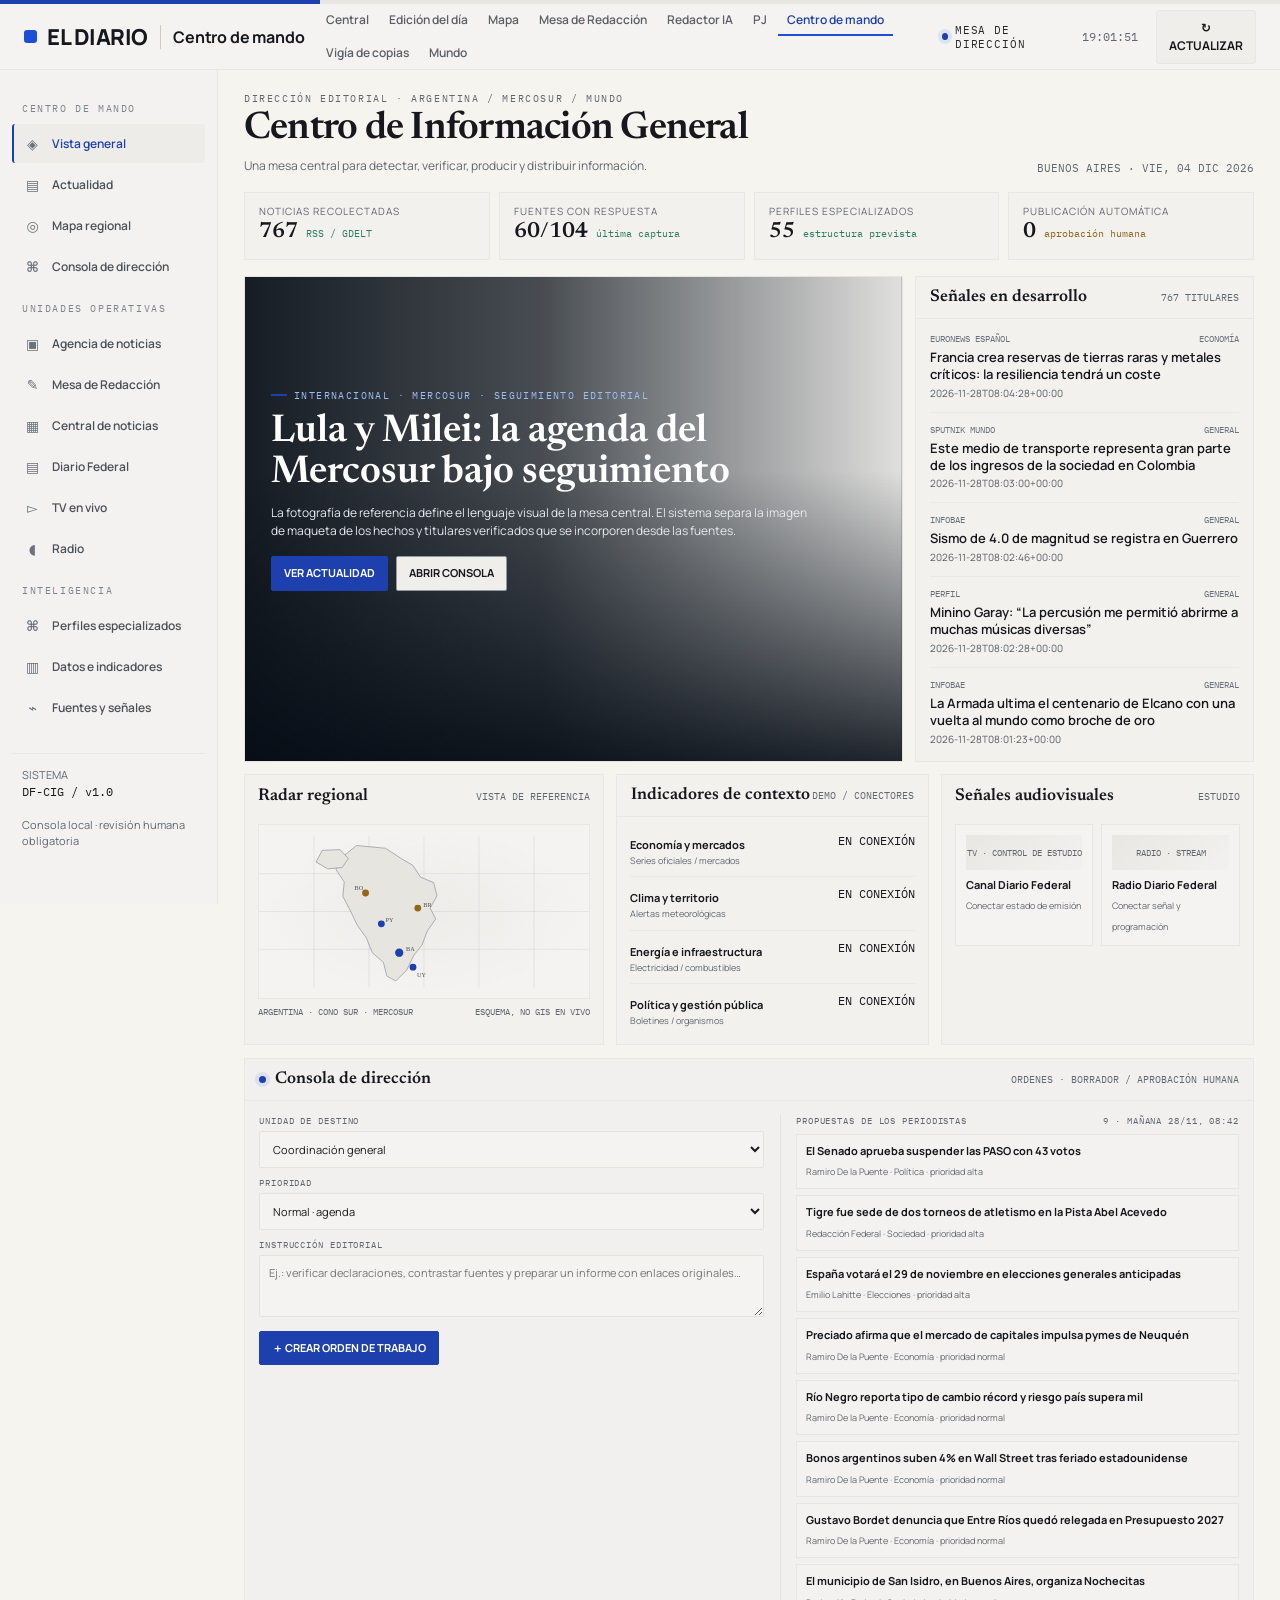
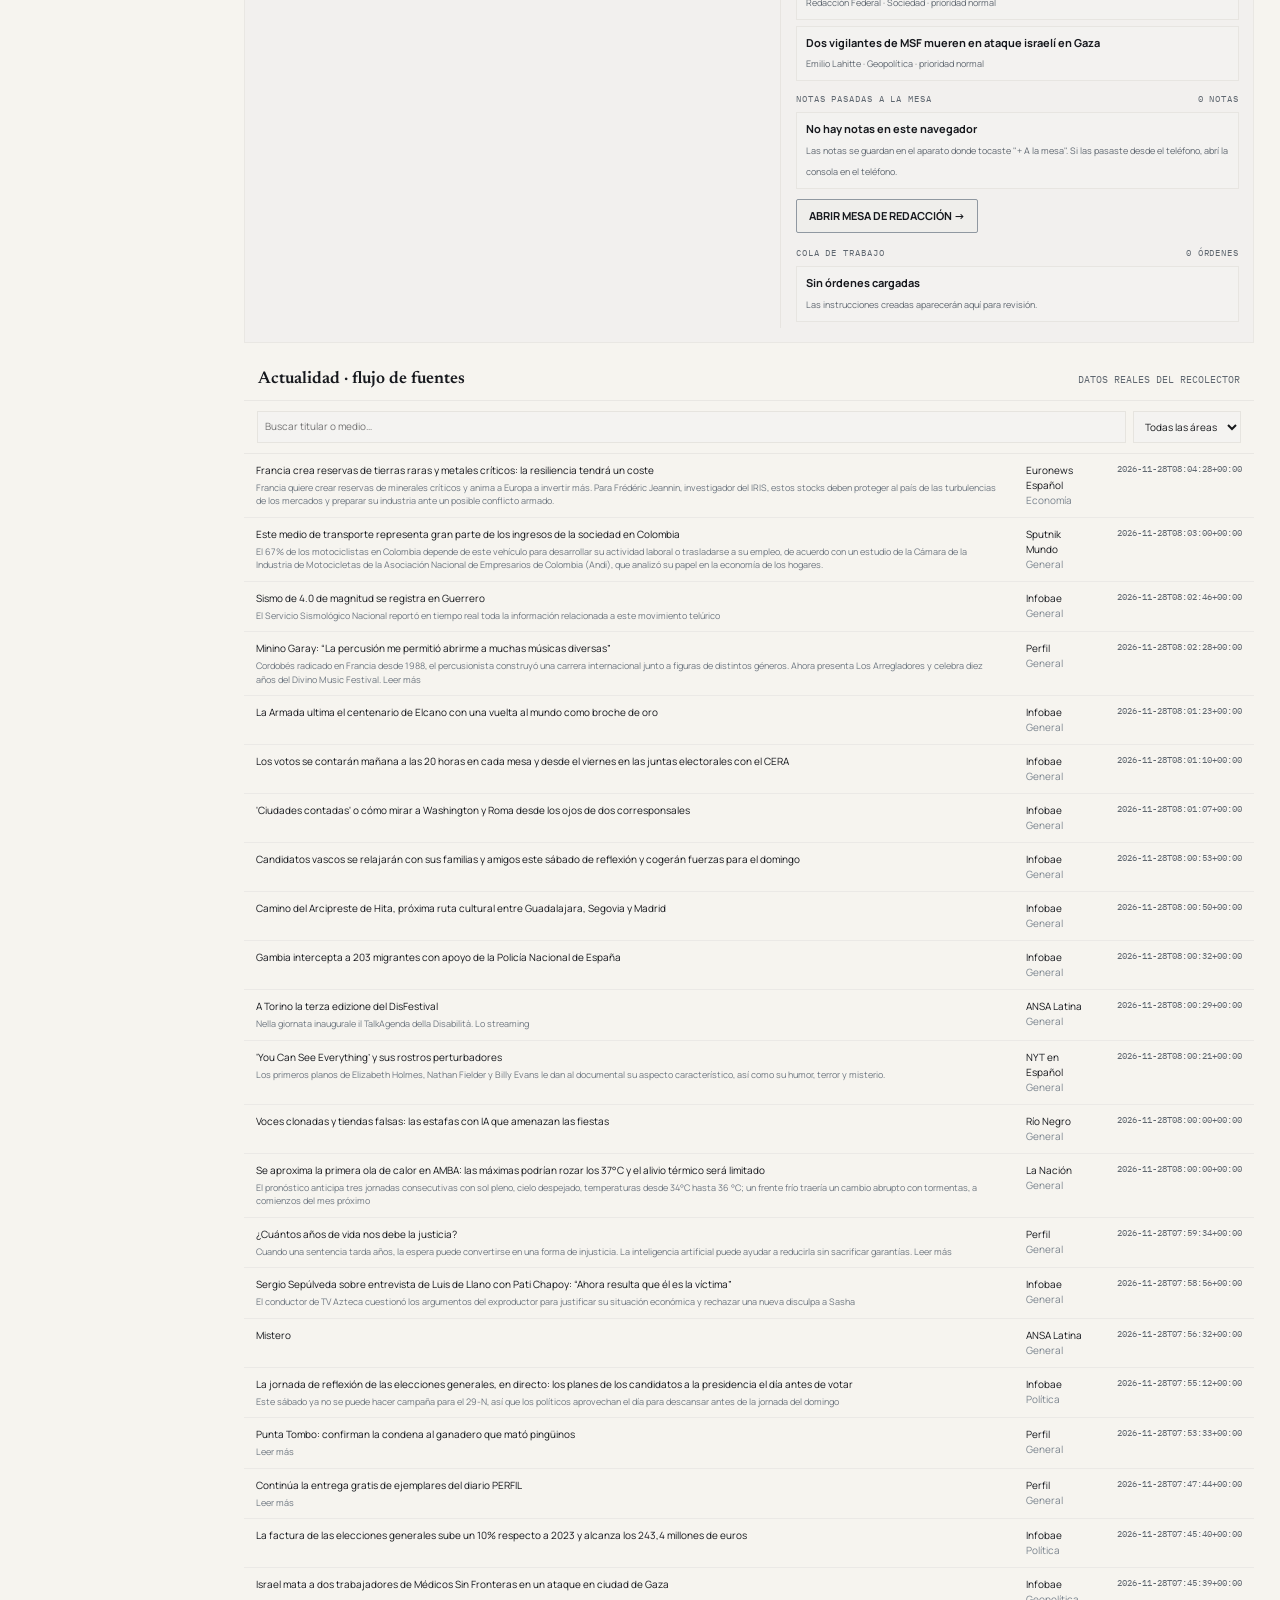
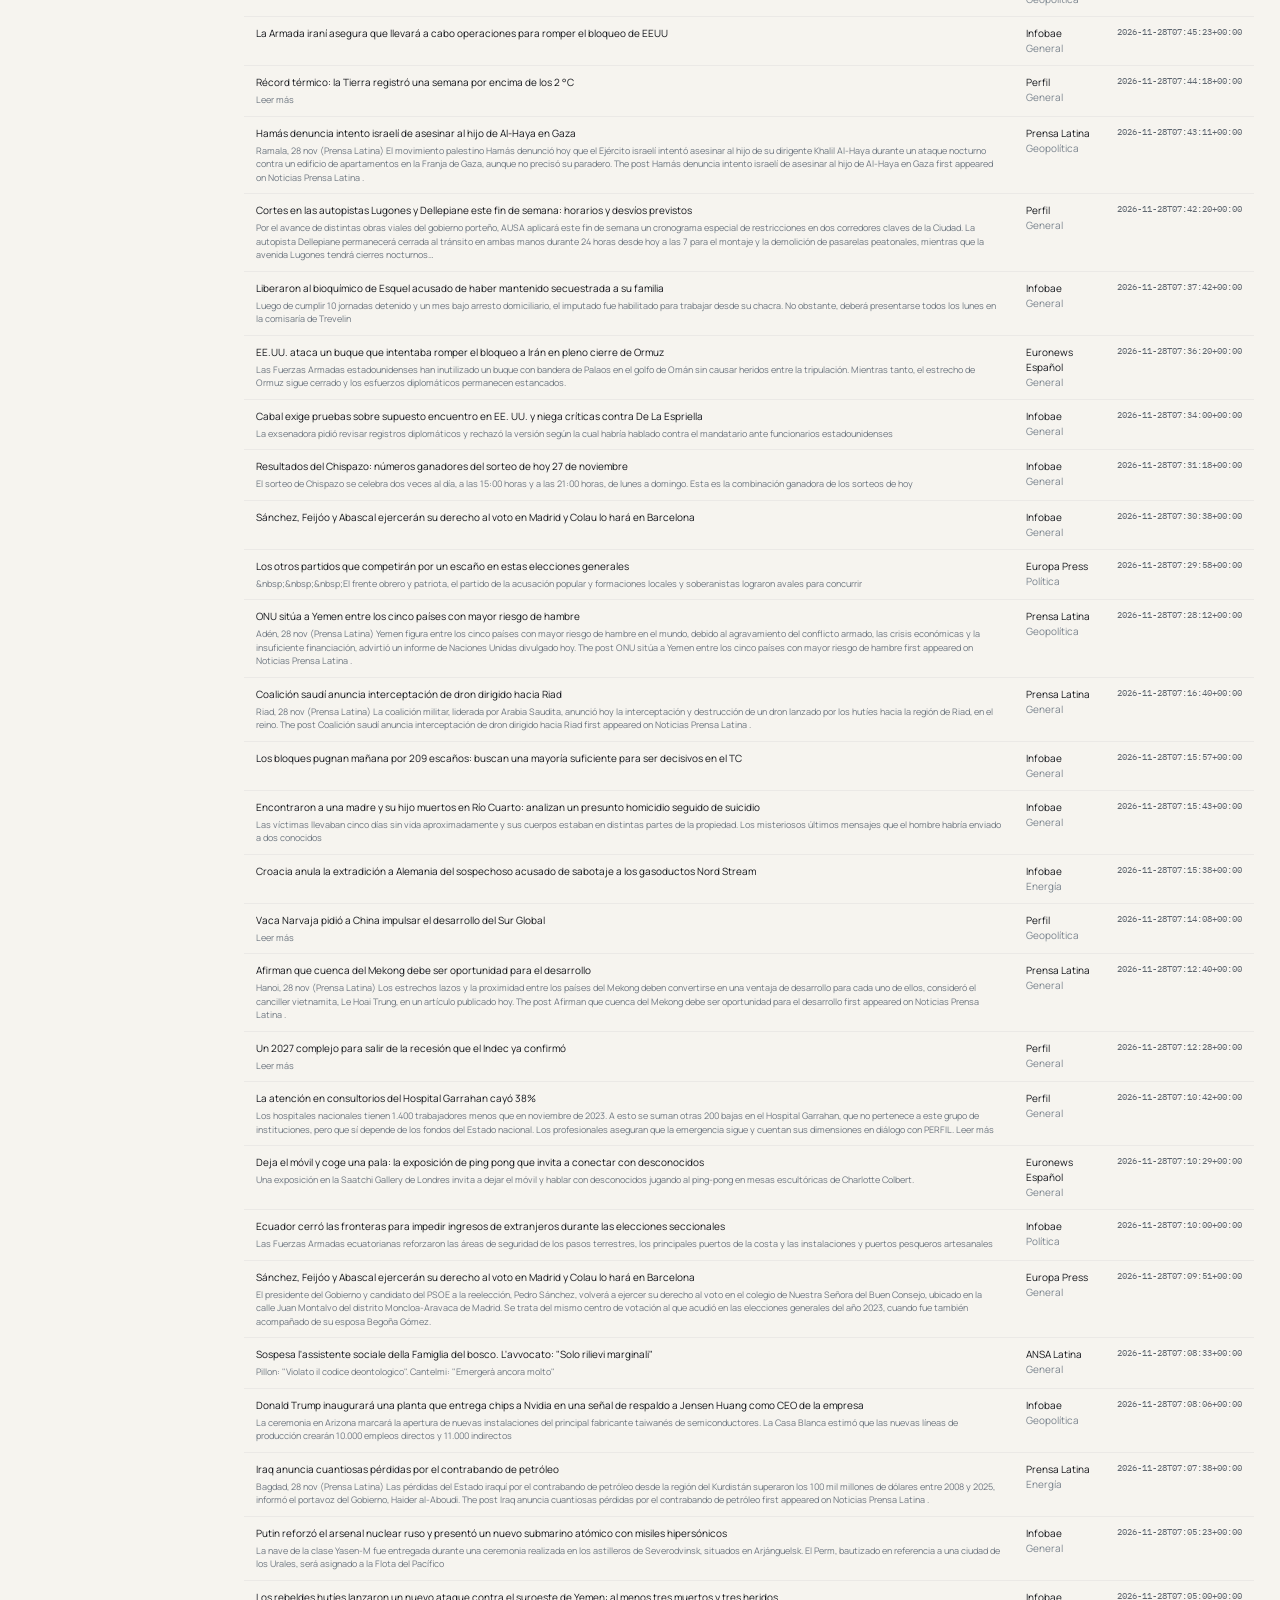
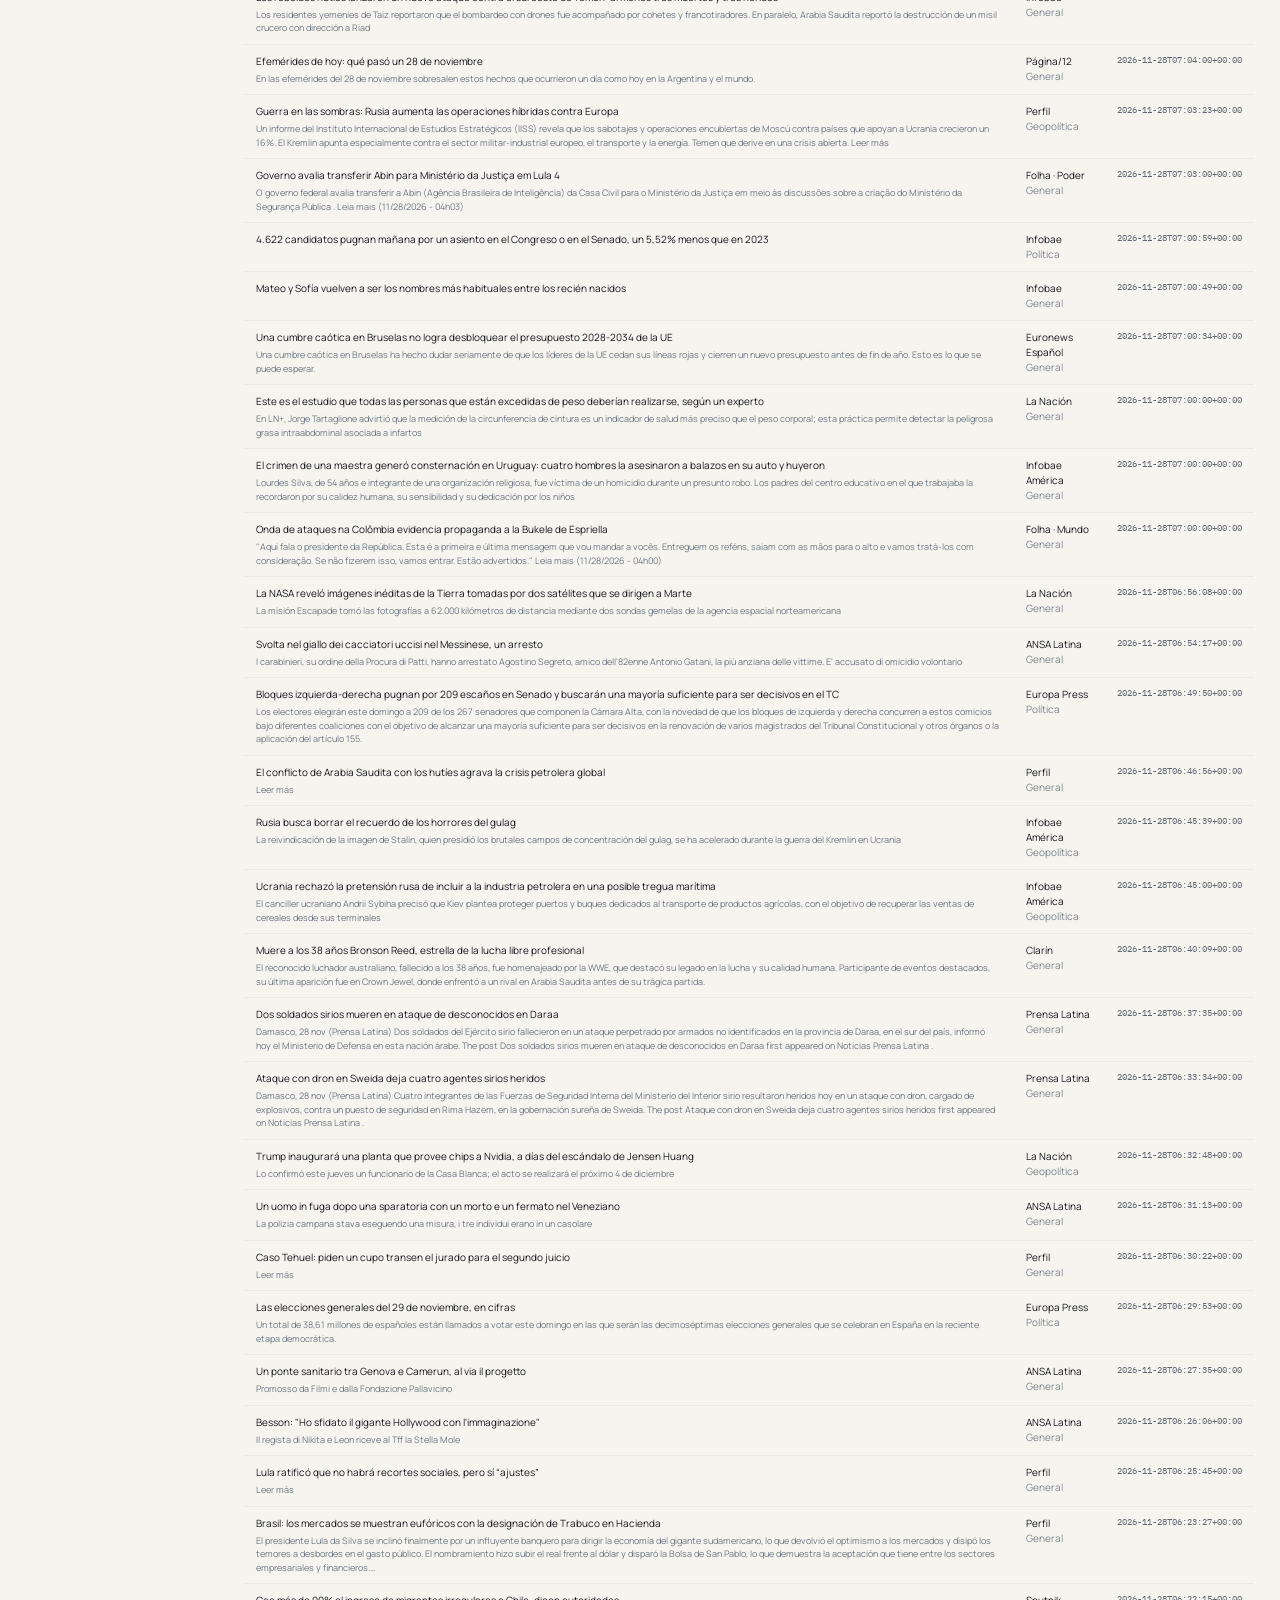
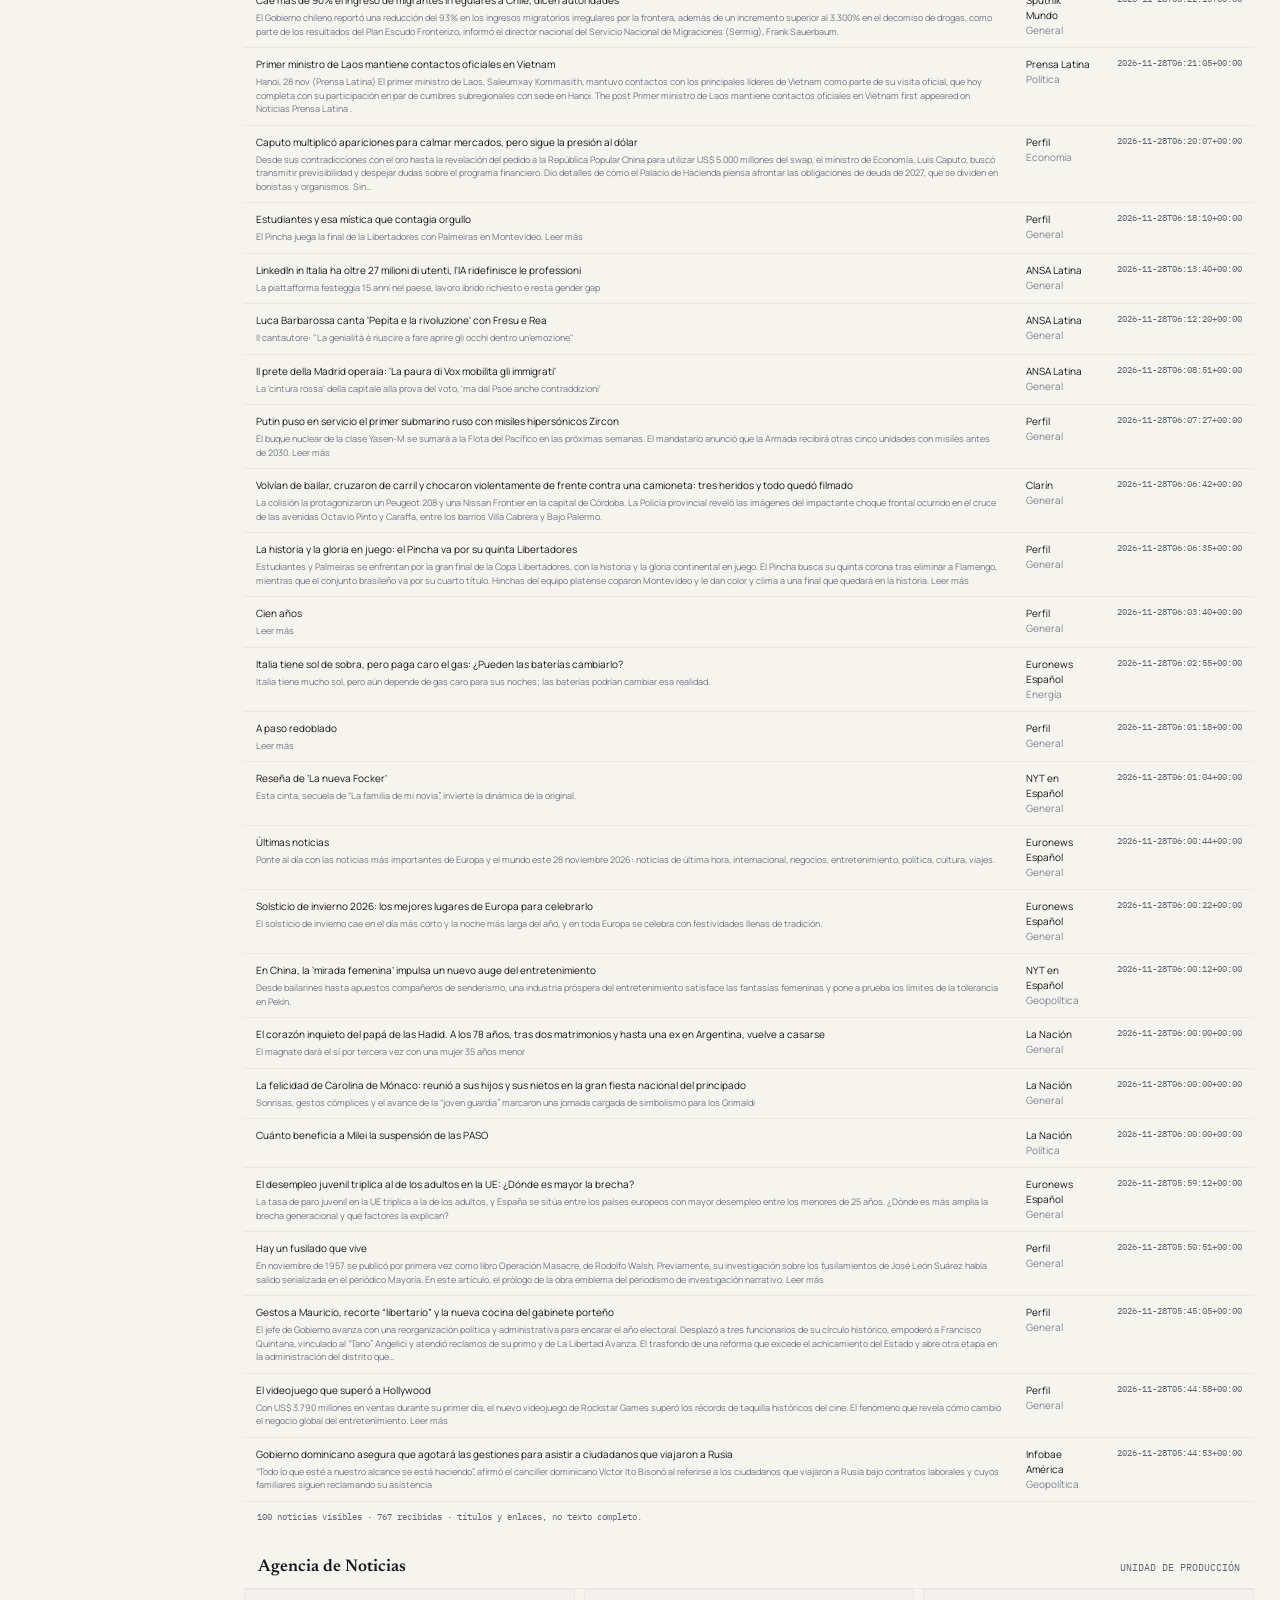
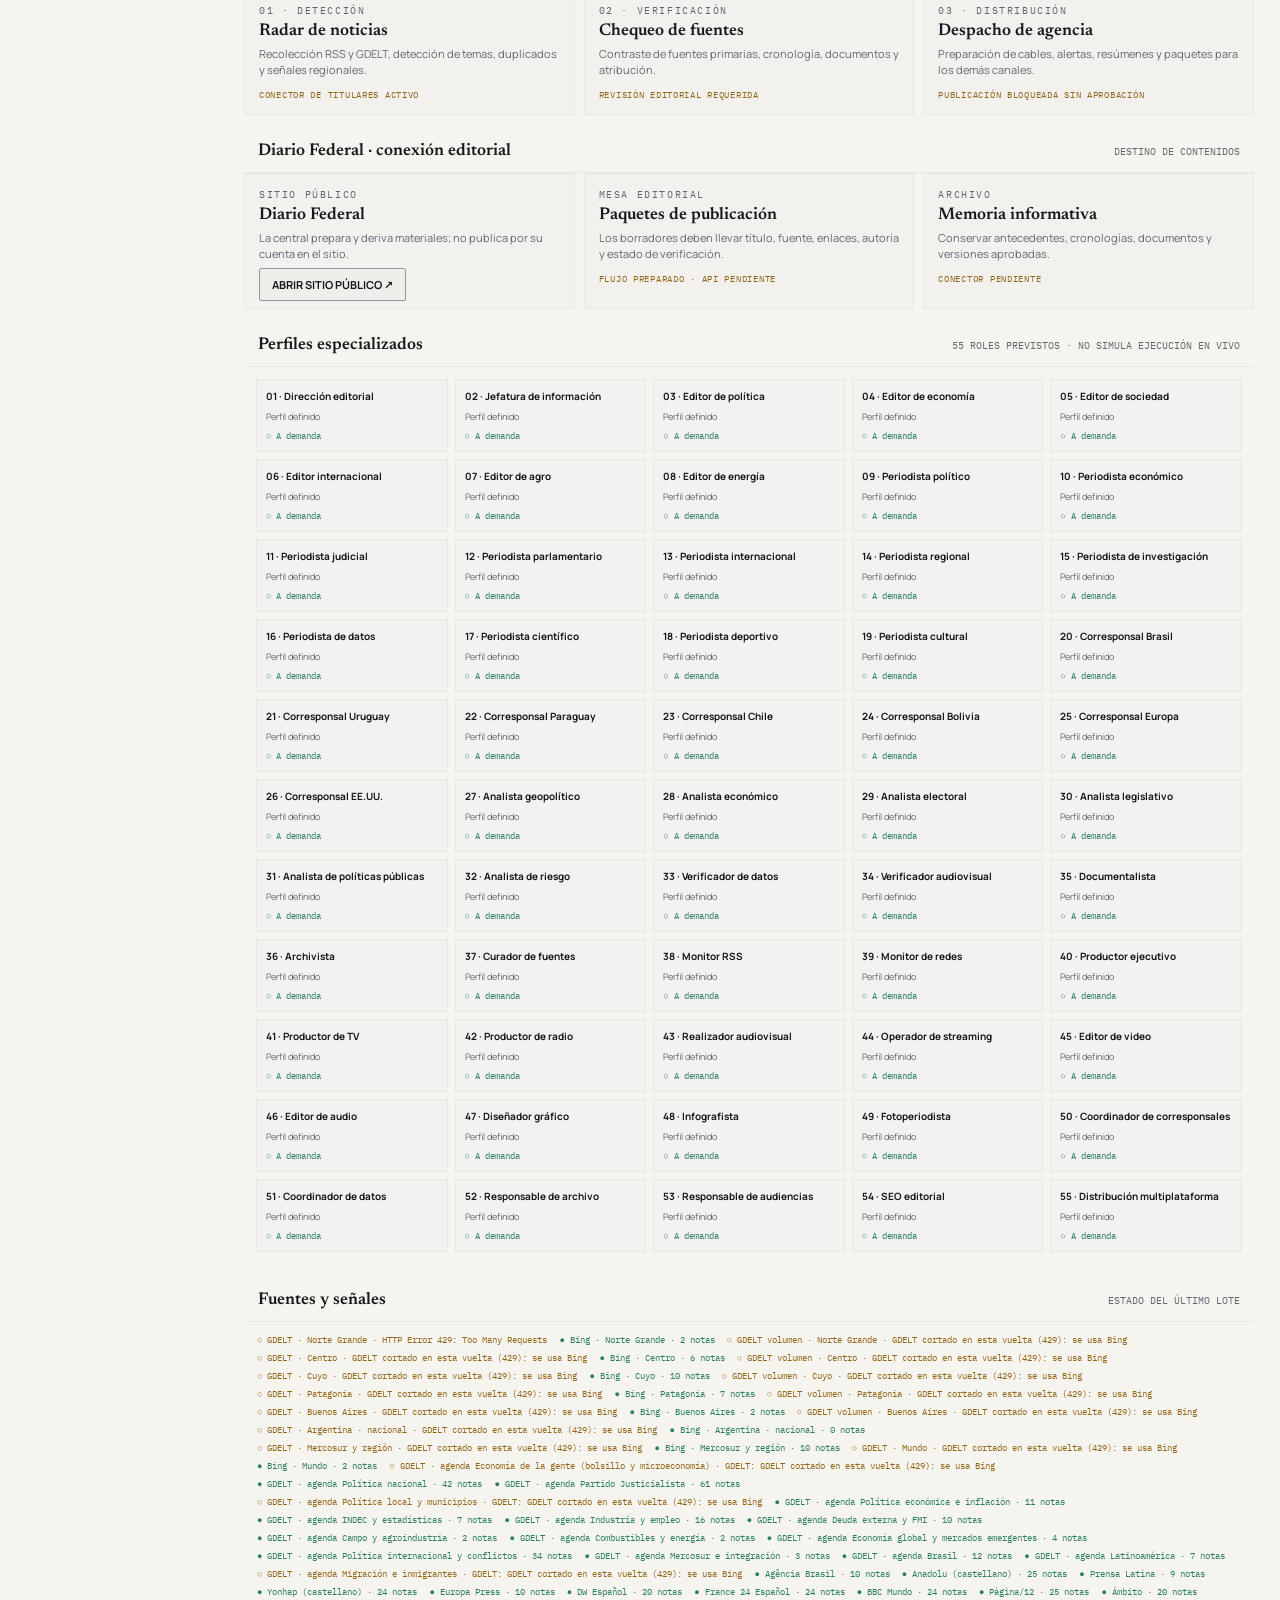
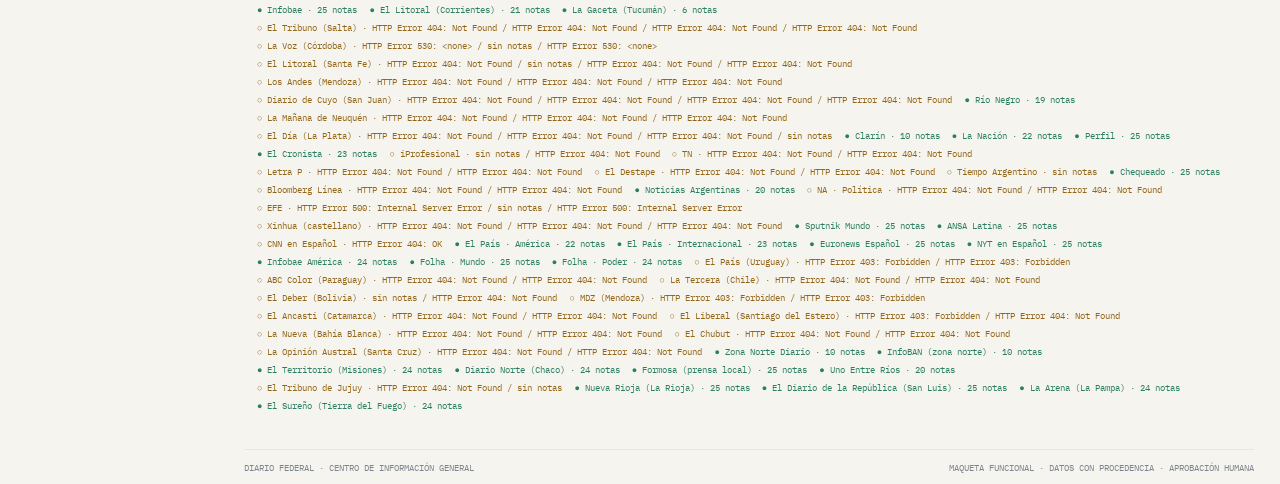
<file: centro-mando.html>
<!doctype html>
<html lang="es">
<head>
<meta charset="utf-8">
<meta name="viewport" content="width=device-width,initial-scale=1">
<meta name="theme-color" content="#F5F4F2">
<title>Centro de mando · Central de noticias</title>
<link rel="preconnect" href="https://fonts.googleapis.com">
<link rel="preconnect" href="https://fonts.gstatic.com" crossorigin>
<link href="https://fonts.googleapis.com/css2?family=IBM+Plex+Mono:wght@400;500&family=Manrope:wght@400;500;600;700;800&family=Newsreader:opsz,wght@6..72,500;6..72,600;6..72,700&display=swap" rel="stylesheet">
<style>
:root{color-scheme:light;--bg:#F6F4EF;--panel:#F2F1EE;--panel2:#EFEEEB;--line:#E9E7E3;--muted:#5F6770;--text:#17191C;--red:#1E40AF;--amber:#926517;--green:#2A7E62;--blue:#185290;--serif:"Newsreader",Georgia,serif;--sans:"Manrope",system-ui,Arial,sans-serif;--mono:"IBM Plex Mono",monospace}
*{box-sizing:border-box}html{scroll-behavior:smooth}body{margin:0;background:var(--bg);color:var(--text);font:14px/1.5 var(--sans)}button,input,select,textarea{font:inherit}button,a{ -webkit-tap-highlight-color:transparent}a{color:inherit;text-decoration:none}button{color:inherit;cursor:pointer}
.topline{height:4px;background:linear-gradient(90deg,var(--red) 0 18%,#1E40AF 18% 25%,#E9E7E3 25% 100%)}
header{height:66px;border-bottom:1px solid var(--line);display:flex;align-items:center;justify-content:space-between;padding:0 24px;background:#F4F3F1;position:sticky;top:0;z-index:20}
.brand{display:flex;align-items:center;gap:12px}.brand-mark{width:28px;height:28px;background:var(--red);display:grid;place-items:center;font-weight:900;color:#fff;clip-path:polygon(0 0,100% 0,100% 72%,72% 100%,0 100%)}.brand strong{font:700 19px var(--serif);letter-spacing:.01em}.brand small{display:block;color:var(--muted);font:10px var(--mono);letter-spacing:.14em;text-transform:uppercase}
.head-right{display:flex;align-items:center;gap:18px}.live{display:flex;align-items:center;gap:7px;color:#25282B;font:11px var(--mono);letter-spacing:.08em}.pulse{width:7px;height:7px;border-radius:50%;background:var(--red);box-shadow:0 0 0 4px #3B6FE020}.clock{font:12px var(--mono);color:var(--muted)}.head-button{border:1px solid var(--line);background:var(--panel2);padding:8px 12px;border-radius:3px;font-size:12px;font-weight:700}
.shell{display:grid;grid-template-columns:218px minmax(0,1fr);min-height:calc(100vh - 70px)}
aside{background:#F3F2F0;border-right:1px solid var(--line);padding:18px 12px;position:sticky;top:66px;height:calc(100vh - 66px);overflow:auto}
.nav-label{font:10px var(--mono);letter-spacing:.16em;color:#7C858F;padding:14px 10px 7px;text-transform:uppercase}
.nav a{display:flex;align-items:center;gap:11px;padding:9px 10px;border-radius:3px;color:#4B5158;font-weight:600;font-size:12px;margin:2px 0;border-left:2px solid transparent}
.nav a:hover,.nav a.active{background:#EDECE8;color:#16181D}.nav a.active{border-left-color:var(--red);color:#1E40AF}.nav-icon{width:17px;text-align:center;color:#6A737D;font-size:14px}
.side-foot{margin-top:26px;padding:13px 10px;border-top:1px solid var(--line);color:var(--muted);font-size:11px}.side-foot b{color:var(--text);font:12px var(--mono)}
main{min-width:0;padding:22px 26px 60px;max-width:1700px;width:100%;margin:auto}
.eyebrow{font:10px var(--mono);letter-spacing:.16em;color:var(--muted);text-transform:uppercase}
.page-title{display:flex;align-items:end;justify-content:space-between;gap:18px;margin-bottom:17px}.page-title h1{font:600 clamp(27px,3vw,38px)/1.05 var(--serif);margin:5px 0 0;letter-spacing:-.02em}.page-title p{color:var(--muted);margin:7px 0 0;font-size:12px}.date-stamp{font:11px var(--mono);color:var(--muted);text-align:right}
.metrics{display:grid;grid-template-columns:repeat(4,1fr);gap:9px;margin:0 0 16px}.metric{border:1px solid var(--line);background:var(--panel);padding:11px 14px;min-height:68px}.metric label{display:block;color:var(--muted);font-size:10px;text-transform:uppercase;letter-spacing:.1em}.metric strong{font:600 22px var(--serif);display:inline-block;margin-top:2px}.metric span{font:10px var(--mono);color:var(--green);margin-left:8px}
.grid-main{display:grid;grid-template-columns:minmax(0,1.65fr) minmax(270px,.85fr);gap:12px;align-items:stretch}
.lead{position:relative;min-height:340px;overflow:hidden;border:1px solid #E5E3DE;background:#F3F2EF}
.lead-img{position:absolute;inset:0;background-image:linear-gradient(90deg,rgba(5,12,21,.93) 0%,rgba(5,12,21,.72) 45%,rgba(5,12,21,.08) 100%),linear-gradient(0deg,rgba(5,12,21,.88),transparent 60%),url("https://cdn.openart.ai/watermarked_images/pI01BQFVyAnFXuA50Wxl/thumbnail_3cb10696_1793999037068.webp");background-size:cover;background-position:center}
.lead-content{position:relative;z-index:1;padding:26px;max-width:690px;min-height:340px;display:flex;flex-direction:column;justify-content:flex-end}
.kicker{display:inline-flex;align-items:center;gap:7px;color:#1E40AF;font:10px var(--mono);letter-spacing:.14em;text-transform:uppercase;margin-bottom:10px}.kicker:before{content:"";width:16px;height:2px;background:var(--red)}
.lead h2{font:600 clamp(27px,3vw,39px)/1.06 var(--serif);max-width:610px;margin:0 0 11px}.lead h2{color:#fff}.lead .kicker{color:#9DBDF5}.lead p{color:#e6e9ee;max-width:550px;font-size:12px;margin:0 0 16px}.lead-actions{display:flex;gap:8px;flex-wrap:wrap}
.btn{border:1px solid #9098A1;background:#EFEEEB;padding:8px 12px;border-radius:2px;font-size:11px;font-weight:700}.btn.primary{background:var(--red);border-color:var(--red);color:#fff}.btn:hover{filter:brightness(1.15)}
.feed-panel,.panel{border:1px solid var(--line);background:var(--panel);min-width:0}
.panel-head{display:flex;align-items:center;justify-content:space-between;padding:12px 14px;border-bottom:1px solid var(--line)}.panel-head h3{margin:0;font:600 17px var(--serif)}.panel-head span{font:10px var(--mono);color:var(--muted)}
.feed-list{padding:3px 14px}.feed-item{padding:11px 0;border-bottom:1px solid #EBE9E6}.feed-item:last-child{border:0}.feed-meta{display:flex;justify-content:space-between;gap:10px;color:#69717B;font:9px var(--mono);text-transform:uppercase}.feed-item h4{font:600 13px/1.3 var(--sans);margin:5px 0 3px}.feed-item p{margin:0;color:#545B63;font-size:10px}.feed-item a:hover h4{color:#1E40AF}
.lower{display:grid;grid-template-columns:1.15fr 1fr 1fr;gap:12px;margin-top:12px}
.map-panel{padding:13px}.map-wrap{height:175px;background:radial-gradient(ellipse at center,#EDECE9,#F4F3F1 70%);border:1px solid #E9E7E3;margin-top:10px;overflow:hidden}.map-wrap svg{width:100%;height:100%}.map-caption{display:flex;justify-content:space-between;color:var(--muted);font:9px var(--mono);margin-top:7px}
.map-land{fill:#E7E5E0;stroke:#8A929C;stroke-width:1}.map-grid{stroke:#A0A6AE;stroke-width:.6;opacity:.5;fill:none}.map-dot{fill:var(--red);stroke:#1E40AF;stroke-width:2}.map-dot.alt{fill:var(--amber);stroke:#936915}
.indicator-list{padding:7px 13px}.indicator{display:flex;justify-content:space-between;gap:10px;padding:9px 0;border-bottom:1px solid #EBE9E6}.indicator:last-child{border:0}.indicator b{font-size:11px}.indicator small{display:block;color:var(--muted);font-size:9px}.indicator strong{font:12px var(--mono);white-space:nowrap}
.broadcast{padding:13px}.broadcast-grid{display:grid;grid-template-columns:1fr 1fr;gap:8px;margin-top:10px}.broadcast-card{background:#F4F3F1;border:1px solid #E8E6E2;padding:10px;min-height:78px}.broadcast-card .screen{height:35px;background:linear-gradient(135deg,#E9E7E3,#F3F1EF);display:flex;align-items:center;justify-content:center;color:#5F6770;font:9px var(--mono);margin-bottom:7px}.broadcast-card b{font-size:11px;display:block}.broadcast-card small{color:var(--muted);font-size:9px}
.command{margin-top:13px;border:1px solid #E9E7E3;background:linear-gradient(110deg,#F2F0EE,#F2F0EE 65%)}.command .panel-head{border-color:#E9E7E3}.command .panel-head h3{display:flex;align-items:center;gap:9px}.command .panel-head h3:before{content:"";width:7px;height:7px;background:var(--red);border-radius:50%;box-shadow:0 0 0 4px #3B6FE020}
.command-body{display:grid;grid-template-columns:1.1fr 1fr;gap:16px;padding:14px}.command-form label{display:block;color:var(--muted);font:9px var(--mono);letter-spacing:.1em;text-transform:uppercase;margin:0 0 5px}.command-form select,.command-form input,.command-form textarea{width:100%;border:1px solid #E4E2DD;background:#F4F3F1;color:var(--text);padding:9px;margin-bottom:9px;border-radius:2px;font-size:11px}.command-form textarea{min-height:62px;resize:vertical}.queue{border-left:1px solid #E7E4E0;padding-left:15px}.queue-head{display:flex;justify-content:space-between;color:var(--muted);font:9px var(--mono);letter-spacing:.1em;text-transform:uppercase;margin-bottom:8px}.queue-item{padding:8px 9px;border:1px solid #E7E5E1;background:#F3F2F0;margin-bottom:6px}.queue-item b{font-size:11px;display:block}.queue-item small{color:var(--muted);font-size:9px}.queue-item .pending{color:var(--amber);font:9px var(--mono)}
.section{margin-top:16px;scroll-margin-top:85px}.section-grid{display:grid;grid-template-columns:repeat(3,1fr);gap:9px}.module-card{background:var(--panel);border:1px solid var(--line);padding:14px;min-height:120px}.module-card h3{font:600 17px var(--serif);margin:6px 0}.module-card p{font-size:11px;color:var(--muted);margin:0 0 10px}.module-card .state{font:9px var(--mono);color:var(--amber);text-transform:uppercase;letter-spacing:.08em}
.agents{display:grid;grid-template-columns:repeat(5,1fr);gap:7px;padding:12px}.agent{border:1px solid #E7E5E1;background:#F3F2F0;padding:9px}.agent b{font-size:10px;display:block}.agent small{color:var(--muted);font-size:9px}.agent em{display:block;color:var(--green);font:9px var(--mono);font-style:normal;margin-top:5px}
.news-tools{display:flex;gap:7px;padding:10px 13px;border-bottom:1px solid var(--line)}.news-tools input,.news-tools select{background:#F4F3F1;border:1px solid #E6E4DF;padding:7px;color:var(--text);font-size:10px;min-width:0}.news-tools input{flex:1}.news-table{width:100%;border-collapse:collapse}.news-table td{padding:9px 12px;border-bottom:1px solid #EBE9E6;font-size:10px;vertical-align:top}.news-table td:last-child{white-space:nowrap;color:var(--muted);font:9px var(--mono)}.news-table a:hover{color:#1E40AF;text-decoration:underline}.news-status{padding:9px 13px;color:var(--muted);font:9px var(--mono)}
footer{margin-top:25px;border-top:1px solid var(--line);padding-top:12px;color:#7C858F;font:9px var(--mono);display:flex;justify-content:space-between;gap:12px;flex-wrap:wrap}
.toast{position:fixed;bottom:18px;left:50%;transform:translateX(-50%);background:#17191C;color:#F4F3F1;padding:10px 16px;border-radius:3px;font-size:11px;font-weight:700;z-index:50;display:none;box-shadow:0 8px 30px #0008}
@media(max-width:1100px){.shell{grid-template-columns:185px minmax(0,1fr)}main{padding:20px 16px}.grid-main{grid-template-columns:1fr}.lower{grid-template-columns:1fr 1fr}.broadcast{grid-column:span 2}}
@media(max-width:760px){header{padding:0 14px;height:58px}.brand strong{font-size:16px}.head-right{gap:8px}.clock{display:none}.shell{display:block}aside{position:relative;top:auto;height:auto;padding:7px 9px;border-right:0;border-bottom:1px solid var(--line)}.nav{display:flex;overflow:auto;gap:4px}.nav-label,.side-foot{display:none}.nav a{white-space:nowrap;padding:8px 9px;font-size:10px}.nav-icon{display:none}main{padding:17px 12px 40px}.page-title{align-items:start}.date-stamp{display:none}.metrics{grid-template-columns:repeat(2,1fr)}.lead,.lead-content{min-height:310px}.lead-content{padding:18px}.lower{grid-template-columns:1fr}.broadcast{grid-column:auto}.command-body{grid-template-columns:1fr}.queue{border-left:0;border-top:1px solid #E7E4E0;padding:12px 0 0}.section-grid{grid-template-columns:1fr 1fr}.agents{grid-template-columns:repeat(2,1fr)}.news-table td:nth-child(2){display:none}}
</style>
<link rel="stylesheet" href="marca.css">
<style id="ajustes-telefono">@media(max-width:760px){header{height:auto;min-height:52px;padding:8px 12px}.brand small,.live{display:none}.brand strong{font-size:15px}aside{position:sticky;top:0;z-index:30;background:#F6F5F3}.nav a{font-size:13px;padding:10px 12px}.head-button{padding:8px 10px;font-size:11px}}</style>
<link rel="manifest" href="/manifest.webmanifest"><link rel="icon" href="/iconos/icon-192.png"><link rel="apple-touch-icon" href="/iconos/apple-touch-icon.png"><meta name="apple-mobile-web-app-capable" content="yes"><meta name="mobile-web-app-capable" content="yes"><meta name="apple-mobile-web-app-title" content="Central"><script>if("serviceWorker" in navigator)addEventListener("load",function(){navigator.serviceWorker.register("/sw.js").catch(function(){})})</script></head>
<body>
<div class="topline"></div>
<header>
  <div class="brand"><a class="marca-logo" href="index.html#central"><span class="marca-cuad" aria-hidden="true"></span>EL DIARIO<span class="marca-sep" aria-hidden="true"></span><span class="marca-nombre">Centro de mando</span></a><nav class="marca-nav" aria-label="Pantallas de la Central"><a href="index.html#central">Central</a><a href="index.html#edicion">Edición del día</a><a href="index.html#mapa">Mapa</a><a href="mesa-redaccion-operativa.html">Mesa de Redacción</a><a href="redactor.html">Redactor IA</a><a href="pj.html">PJ</a><a href="centro-mando.html" aria-current="page">Centro de mando</a><a href="vigia.html">Vigía de copias</a><a href="mundo.html">Mundo</a></nav></div>
  <div class="head-right"><div class="live"><i class="pulse"></i> MESA DE DIRECCIÓN</div><div class="clock" id="clock">--:--:--</div><button class="head-button" id="refreshNews">↻ ACTUALIZAR</button></div>
</header>
<div class="shell">
<aside>
  <nav class="nav">
    <div class="nav-label">Centro de mando</div>
    <a class="active" href="#inicio"><span class="nav-icon">◈</span>Vista general</a>
    <a href="#actualidad"><span class="nav-icon">▤</span>Actualidad</a>
    <a href="#mapa"><span class="nav-icon">◎</span>Mapa regional</a>
    <a href="#consola"><span class="nav-icon">⌘</span>Consola de dirección</a>
    <div class="nav-label">Unidades operativas</div>
    <a href="#agencia"><span class="nav-icon">▣</span>Agencia de noticias</a>
    <a href="mesa-redaccion-operativa.html"><span class="nav-icon">✎</span>Mesa de Redacción</a>
    <a href="index.html"><span class="nav-icon">▦</span>Central de noticias</a>
    <a href="#diario"><span class="nav-icon">▤</span>Diario Federal</a>
    <a href="#tv-radio"><span class="nav-icon">▻</span>TV en vivo</a>
    <a href="#tv-radio"><span class="nav-icon">◖</span>Radio</a>
    <div class="nav-label">Inteligencia</div>
    <a href="#especialistas"><span class="nav-icon">⌘</span>Perfiles especializados</a>
    <a href="#indicadores"><span class="nav-icon">▥</span>Datos e indicadores</a>
    <a href="#fuentes"><span class="nav-icon">⌁</span>Fuentes y señales</a>
  </nav>
  <div class="side-foot">SISTEMA<br><b>DF-CIG / v1.0</b><br><br>Consola local · revisión humana obligatoria</div>
</aside>
<main id="inicio">
  <div class="page-title"><div><div class="eyebrow">Dirección editorial · Argentina / Mercosur / Mundo</div><h1>Centro de Información General</h1><p>Una mesa central para detectar, verificar, producir y distribuir información.</p></div><div class="date-stamp" id="dateStamp">BUENOS AIRES · --</div></div>
  <div class="metrics">
    <div class="metric"><label>Noticias recolectadas</label><strong id="metricNews">—</strong><span>RSS / GDELT</span></div>
    <div class="metric"><label>Fuentes con respuesta</label><strong id="metricSources">—</strong><span>última captura</span></div>
    <div class="metric"><label>Perfiles especializados</label><strong>55</strong><span>estructura prevista</span></div>
    <div class="metric"><label>Publicación automática</label><strong>0</strong><span style="color:var(--amber)">aprobación humana</span></div>
  </div>
  <div class="grid-main">
    <section class="lead" aria-label="Titular principal">
      <div class="lead-img"></div><div class="lead-content">
        <div class="kicker">Internacional · Mercosur · Seguimiento editorial</div>
        <h2>Lula y Milei: la agenda del Mercosur bajo seguimiento</h2>
        <p>La fotografía de referencia define el lenguaje visual de la mesa central. El sistema separa la imagen de maqueta de los hechos y titulares verificados que se incorporen desde las fuentes.</p>
        <div class="lead-actions"><a class="btn primary" href="#actualidad">VER ACTUALIDAD</a><a class="btn" href="#consola">ABRIR CONSOLA</a></div>
      </div>
    </section>
    <section class="feed-panel">
      <div class="panel-head"><h3>Señales en desarrollo</h3><span id="feedCount">CARGANDO</span></div>
      <div class="feed-list" id="liveFeed"><div class="feed-item"><h4>Consultando el último lote de noticias…</h4><p>Se mostrarán títulos y enlaces procedentes del recolector del proyecto.</p></div></div>
    </section>
  </div>
  <div class="lower">
    <section class="panel map-panel" id="mapa"><div class="panel-head" style="padding:0 0 9px;border:0"><h3>Radar regional</h3><span>VISTA DE REFERENCIA</span></div>
      <div class="map-wrap"><svg viewBox="0 0 480 220" role="img" aria-label="Mapa esquemático de América del Sur"><path class="map-grid" d="M0 55H480M0 110H480M0 165H480M80 0V220M160 0V220M240 0V220M320 0V220M400 0V220"/><path class="map-land" d="M142 14L184 18 207 33 224 43 235 60 254 68 259 87 249 105 257 121 245 138 237 159 225 174 215 195 199 211 186 204 181 184 165 170 156 148 143 130 133 109 122 88 124 67 112 49 122 30Z"/><path class="map-land" d="M92 21L118 20 130 33 121 46 100 48 83 38Z"/><circle class="map-dot" cx="204" cy="170" r="5"/><circle class="map-dot alt" cx="231" cy="105" r="4"/><circle class="map-dot" cx="178" cy="128" r="4"/><circle class="map-dot alt" cx="155" cy="83" r="4"/><circle class="map-dot" cx="224" cy="191" r="4"/><g fill="#474D53" font-family="DM Mono" font-size="9"><text x="214" y="168">BA</text><text x="239" y="103">BR</text><text x="184" y="125">PY</text><text x="139" y="79">BO</text><text x="230" y="205">UY</text></g></svg></div>
      <div class="map-caption"><span>ARGENTINA · CONO SUR · MERCOSUR</span><span>ESQUEMA, NO GIS EN VIVO</span></div>
    </section>
    <section class="panel" id="indicadores"><div class="panel-head"><h3>Indicadores de contexto</h3><span>DEMO / CONECTORES</span></div><div class="indicator-list">
      <div class="indicator"><div><b>Economía y mercados</b><small>Series oficiales / mercados</small></div><strong>EN CONEXIÓN</strong></div>
      <div class="indicator"><div><b>Clima y territorio</b><small>Alertas meteorológicas</small></div><strong>EN CONEXIÓN</strong></div>
      <div class="indicator"><div><b>Energía e infraestructura</b><small>Electricidad / combustibles</small></div><strong>EN CONEXIÓN</strong></div>
      <div class="indicator"><div><b>Política y gestión pública</b><small>Boletines / organismos</small></div><strong>EN CONEXIÓN</strong></div>
    </div></section>
    <section class="panel broadcast" id="tv-radio"><div class="panel-head" style="padding:0 0 9px;border:0"><h3>Señales audiovisuales</h3><span>ESTUDIO</span></div><div class="broadcast-grid">
      <a class="broadcast-card" href="https://github.com/Alvarorfontana/diario-federal-studio" target="_blank" rel="noopener"><div class="screen">TV · CONTROL DE ESTUDIO</div><b>Canal Diario Federal</b><small>Conectar estado de emisión</small></a>
      <a class="broadcast-card" href="https://github.com/Alvarorfontana/diario-federal-studio" target="_blank" rel="noopener"><div class="screen">RADIO · STREAM</div><b>Radio Diario Federal</b><small>Conectar señal y programación</small></a>
    </div></section>
  </div>
  <section class="command" id="consola">
    <div class="panel-head"><h3>Consola de dirección</h3><span>ORDENES · BORRADOR / APROBACIÓN HUMANA</span></div>
    <div class="command-body">
      <form class="command-form" id="commandForm">
        <label for="target">Unidad de destino</label><select id="target"><option>Coordinación general</option><option>Agencia de Noticias</option><option>Diario Federal</option><option>TV / Producción audiovisual</option><option>Radio / Producción sonora</option><option>Investigación y datos</option><option>Corresponsalías</option></select>
        <label for="priority">Prioridad</label><select id="priority"><option>Alta · urgente</option><option selected>Normal · agenda</option><option>Seguimiento · monitoreo</option></select>
        <label for="instruction">Instrucción editorial</label><textarea id="instruction" required placeholder="Ej.: verificar declaraciones, contrastar fuentes y preparar un informe con enlaces originales…"></textarea>
        <button class="btn primary" type="submit">＋ CREAR ORDEN DE TRABAJO</button>
      </form>
      <div class="queue"><div class="queue-head"><span>Propuestas de los periodistas</span><span id="propuestasCount">…</span></div><div id="propuestasList"><div class="queue-item"><b>Leyendo propuestas…</b></div></div>
      <div class="queue-head" style="margin-top:12px"><span>Notas pasadas a la mesa</span><span id="notasCount">0 NOTAS</span></div><div id="notasList"><div class="queue-item"><b>Leyendo notas…</b></div></div><a class="btn" href="mesa-redaccion-operativa.html" style="display:inline-block;margin:4px 0 14px">ABRIR MESA DE REDACCIÓN →</a>
      <div class="queue-head"><span>Cola de trabajo</span><span id="queueCount">0 ÓRDENES</span></div><div id="queueList"><div class="queue-item"><b>Sin órdenes cargadas</b><small>Las instrucciones creadas aparecerán aquí para revisión.</small></div></div></div>
    </div>
  </section>
  <section class="section" id="actualidad">
    <div class="panel-head"><h3>Actualidad · flujo de fuentes</h3><span>DATOS REALES DEL RECOLECTOR</span></div>
    <div class="news-tools"><input id="newsSearch" type="search" placeholder="Buscar titular o medio…"><select id="newsFilter"><option value="">Todas las áreas</option><option>Política</option><option>Economía</option><option>Sociedad</option><option>Energía</option><option>Agro y clima</option><option>Internacional</option><option>General</option></select></div>
    <div style="overflow:auto"><table class="news-table"><tbody id="newsRows"><tr><td>Esperando datos de noticias.json…</td></tr></tbody></table></div><div class="news-status" id="newsStatus">Fuente: datos/noticias.json · sin validar la veracidad de cada artículo</div>
  </section>
  <section class="section" id="agencia">
    <div class="panel-head"><h3>Agencia de Noticias</h3><span>UNIDAD DE PRODUCCIÓN</span></div>
    <div class="section-grid">
      <div class="module-card"><div class="eyebrow">01 · Detección</div><h3>Radar de noticias</h3><p>Recolección RSS y GDELT, detección de temas, duplicados y señales regionales.</p><div class="state">Conector de titulares activo</div></div>
      <div class="module-card"><div class="eyebrow">02 · Verificación</div><h3>Chequeo de fuentes</h3><p>Contraste de fuentes primarias, cronología, documentos y atribución.</p><div class="state">Revisión editorial requerida</div></div>
      <div class="module-card"><div class="eyebrow">03 · Distribución</div><h3>Despacho de agencia</h3><p>Preparación de cables, alertas, resúmenes y paquetes para los demás canales.</p><div class="state">Publicación bloqueada sin aprobación</div></div>
    </div>
  </section>
  <section class="section" id="diario">
    <div class="panel-head"><h3>Diario Federal · conexión editorial</h3><span>DESTINO DE CONTENIDOS</span></div>
    <div class="section-grid">
      <div class="module-card"><div class="eyebrow">Sitio público</div><h3>Diario Federal</h3><p>La central prepara y deriva materiales; no publica por su cuenta en el sitio.</p><a class="btn" href="https://diariofederal.com.ar" target="_blank" rel="noopener">ABRIR SITIO PÚBLICO ↗</a></div>
      <div class="module-card"><div class="eyebrow">Mesa editorial</div><h3>Paquetes de publicación</h3><p>Los borradores deben llevar título, fuente, enlaces, autoría y estado de verificación.</p><div class="state">Flujo preparado · API pendiente</div></div>
      <div class="module-card"><div class="eyebrow">Archivo</div><h3>Memoria informativa</h3><p>Conservar antecedentes, cronologías, documentos y versiones aprobadas.</p><div class="state">Conector pendiente</div></div>
    </div>
  </section>
  <section class="section" id="especialistas">
    <div class="panel-head"><h3>Perfiles especializados</h3><span>55 ROLES PREVISTOS · NO SIMULA EJECUCIÓN EN VIVO</span></div>
    <div class="agents" id="agents"></div>
  </section>
  <section class="section" id="fuentes">
    <div class="panel-head"><h3>Fuentes y señales</h3><span>ESTADO DEL ÚLTIMO LOTE</span></div>
    <div class="news-status" id="sourceStatus">Leyendo estado de fuentes…</div>
  </section>
  <footer><span>DIARIO FEDERAL · CENTRO DE INFORMACIÓN GENERAL</span><span>MAQUETA FUNCIONAL · DATOS CON PROCEDENCIA · APROBACIÓN HUMANA</span></footer>
</main>
</div>
<div class="toast" id="toast" role="status" aria-live="polite"></div>
<script>
const $=s=>document.querySelector(s);
const roles=["Dirección editorial","Jefatura de información","Editor de política","Editor de economía","Editor de sociedad","Editor internacional","Editor de agro","Editor de energía","Periodista político","Periodista económico","Periodista judicial","Periodista parlamentario","Periodista internacional","Periodista regional","Periodista de investigación","Periodista de datos","Periodista científico","Periodista deportivo","Periodista cultural","Corresponsal Brasil","Corresponsal Uruguay","Corresponsal Paraguay","Corresponsal Chile","Corresponsal Bolivia","Corresponsal Europa","Corresponsal EE.UU.","Analista geopolítico","Analista económico","Analista electoral","Analista legislativo","Analista de políticas públicas","Analista de riesgo","Verificador de datos","Verificador audiovisual","Documentalista","Archivista","Curador de fuentes","Monitor RSS","Monitor de redes","Productor ejecutivo","Productor de TV","Productor de radio","Realizador audiovisual","Operador de streaming","Editor de video","Editor de audio","Diseñador gráfico","Infografista","Fotoperiodista","Coordinador de corresponsales","Coordinador de datos","Responsable de archivo","Responsable de audiencias","SEO editorial","Distribución multiplataforma"];
const agents=$("#agents");roles.forEach((r,i)=>{const el=document.createElement("div");el.className="agent";el.innerHTML="<b>"+String(i+1).padStart(2,"0")+" · "+r+"</b><small>Perfil definido</small><em>○ A demanda</em>";agents.append(el)});
function toast(t){const el=$("#toast");el.textContent=t;el.style.display="block";clearTimeout(window.__toastTimer);window.__toastTimer=setTimeout(()=>el.style.display="none",2800)}
function tick(){const d=new Date();$("#clock").textContent=d.toLocaleTimeString("es-AR",{hour12:false});$("#dateStamp").textContent="BUENOS AIRES · "+d.toLocaleDateString("es-AR",{weekday:"short",day:"2-digit",month:"short",year:"numeric"}).toUpperCase()}tick();setInterval(tick,1000);
document.querySelectorAll(".nav a").forEach(a=>a.addEventListener("click",()=>{document.querySelectorAll(".nav a").forEach(x=>x.classList.remove("active"));a.classList.add("active")}));
const escapeHTML=s=>String(s??"").replace(/[&<>"']/g,c=>({"&":"&amp;","<":"&lt;",">":"&gt;",'"':"&quot;","'":"&#39;"}[c]));
let allNews=[];
function renderNews(){const q=$("#newsSearch").value.toLowerCase(),f=$("#newsFilter").value;const rows=allNews.filter(n=>(!f||n.tema===f)&&(!q||((n.titulo||"")+" "+(n.medio||"")).toLowerCase().includes(q))).slice(0,100);$("#newsRows").innerHTML=rows.length?rows.map(n=>'<tr><td><a href="'+escapeHTML(n.url||"#")+'" target="_blank" rel="noopener">'+escapeHTML(n.titulo||"Sin título")+'</a><div style="color:#6E7781;font-size:9px;margin-top:3px">'+escapeHTML(n.resumen||"")+'</div></td><td>'+escapeHTML(n.medio||"Fuente sin identificar")+'<br><span style="color:#7A848E">'+escapeHTML(n.tema||"General")+'</span></td><td>'+escapeHTML(n.fecha||"")+'</td></tr>').join(""):'<tr><td>No hay resultados para ese filtro.</td></tr>';$("#newsStatus").textContent=rows.length+" noticias visibles · "+allNews.length+" recibidas · títulos y enlaces, no texto completo."}
async function loadNews(){try{const res=await fetch("./datos/noticias.json?ts="+Date.now(),{cache:"no-store"});if(!res.ok)throw new Error("HTTP "+res.status);const data=await res.json();allNews=Array.isArray(data)?data:(data.noticias||data.items||(()=>{const grupos=[data.rss||[],...Object.values(data.zonas||{}).map(z=>Array.isArray(z.notas)?z.notas:(Array.isArray(z)?z:[])),...Object.values(data.regiones||{}).map(r=>Array.isArray(r.notas)?r.notas:[])];const vistos=new Set(),out=[];grupos.flat().forEach(n=>{const k=n&&(n.url||n.titulo);if(k&&!vistos.has(k)){vistos.add(k);out.push(n)}});return out.sort((a,b)=>String(b.fecha||"").localeCompare(String(a.fecha||"")))})());const states=data.estado||[];$("#metricNews").textContent=allNews.length;$("#metricSources").textContent=states.filter(s=>s.ok).length+"/"+states.length;$("#feedCount").textContent=allNews.length+" TITULARES";$("#liveFeed").innerHTML=allNews.slice(0,5).map(n=>'<article class="feed-item"><div class="feed-meta"><span>'+escapeHTML(n.medio||n.pais||"FUENTE")+'</span><span>'+escapeHTML(n.tema||"GENERAL")+'</span></div><a href="'+escapeHTML(n.url||"#")+'" target="_blank" rel="noopener"><h4>'+escapeHTML(n.titulo||"Sin título")+'</h4></a><p>'+escapeHTML(n.fecha||"")+'</p></article>').join("")||'<div class="feed-item">No hay titulares en el archivo.</div>';$("#sourceStatus").innerHTML=states.length?states.map(s=>'<span style="display:inline-block;margin:3px 12px 3px 0;color:'+(s.ok?'var(--green)':'var(--amber)')+'">'+(s.ok?'● ':'○ ')+escapeHTML(s.fuente||"Fuente")+(s.ok?' · '+(s.notas||0)+' notas':' · '+escapeHTML(s.error||"sin respuesta"))+'</span>').join(""):"El archivo no contiene estado de fuentes.";renderNews()}catch(e){$("#metricNews").textContent="—";$("#metricSources").textContent="—";$("#feedCount").textContent="SIN DATOS";$("#liveFeed").innerHTML='<div class="feed-item"><h4>No se pudo leer el último lote</h4><p>'+escapeHTML(e.message)+' · revisá datos/noticias.json</p></div>';$("#newsRows").innerHTML='<tr><td>El archivo de noticias no está disponible.</td></tr>';$("#sourceStatus").textContent="No se pudo consultar el estado del recolector: "+e.message}}
$("#refreshNews").addEventListener("click",()=>{try{cargarPropuestas();renderNotas()}catch{}});$("#refreshNews").addEventListener("click",()=>loadNews().then(()=>toast("Se volvió a consultar el archivo de noticias.")));$("#newsSearch").addEventListener("input",renderNews);$("#newsFilter").addEventListener("change",renderNews);
let queue=[];try{queue=JSON.parse(localStorage.getItem("df_cig_queue")||"[]")}catch{}
function renderQueue(){$("#queueCount").textContent=queue.length+" ÓRDENES";$("#queueList").innerHTML=queue.length?queue.slice().reverse().map((x,i)=>'<div class="queue-item"><b>'+escapeHTML(x.target)+'</b><small>'+escapeHTML(x.priority)+' · '+escapeHTML(x.when)+'</small><p style="margin:5px 0;color:#383D42;font-size:10px">'+escapeHTML(x.text)+'</p><span class="pending">● PENDIENTE DE APROBACIÓN</span></div>').join(""):'<div class="queue-item"><b>Sin órdenes cargadas</b><small>Las instrucciones creadas aparecerán aquí para revisión.</small></div>'}
$("#commandForm").addEventListener("submit",e=>{e.preventDefault();const text=$("#instruction").value.trim();if(!text)return;queue.push({id:Date.now(),target:$("#target").value,priority:$("#priority").value,text,when:new Date().toLocaleString("es-AR")});try{localStorage.setItem("df_cig_queue",JSON.stringify(queue))}catch{}$("#instruction").value="";renderQueue();toast("Orden guardada como borrador. No se envió a ningún sistema externo.")});renderQueue();
loadNews();
// Agregado: muestra en la consola las notas que se pasaron con "+ A la mesa" y los borradores de la Mesa de Redacción (guardados en este navegador)
function renderNotas(){let notas=[];try{const db=JSON.parse(localStorage.getItem("df_newsroom_v2")||"null");if(db&&Array.isArray(db.notes))notas=db.notes.slice()}catch{}
try{const m=JSON.parse(localStorage.getItem("centro-mesa")||"[]")||[];m.forEach(x=>{if(x&&x.url&&!notas.some(n=>n.sourceId==="url:"+x.url))notas.push({title:x.titulo,section:x.tema||"",status:"En la mesa",updated:x.fecha||"",sources:[{medio:x.medio,url:x.url}]})})}catch{}
notas.sort((a,b)=>String(b.updated||b.created||"").localeCompare(String(a.updated||a.created||"")));
$("#notasCount").textContent=notas.length+" NOTAS";
$("#notasList").innerHTML=notas.length?notas.slice(0,15).map(n=>{const s=(n.sources&&n.sources[0])||{};return '<div class="queue-item"><b>'+escapeHTML(n.title||"Nota sin título")+'</b><small>'+escapeHTML([n.section,s.medio].filter(Boolean).join(" · "))+'</small><br><span class="pending">● '+escapeHTML(n.status||"En edición")+'</span>'+(s.url?' <a href="'+escapeHTML(s.url)+'" target="_blank" rel="noopener" style="font-size:9px;color:var(--blue)">fuente ↗</a>':'')+'</div>'}).join("")+(notas.length>15?'<small style="color:var(--muted)">y '+(notas.length-15)+' más en la Mesa de Redacción</small>':''):'<div class="queue-item"><b>No hay notas en este navegador</b><small>Las notas se guardan en el aparato donde tocaste "+ A la mesa". Si las pasaste desde el teléfono, abrí la consola en el teléfono.</small></div>'}
renderNotas();addEventListener("storage",renderNotas);
// Agregado: propuestas de los periodistas (borradores de los agentes en datos/redaccion.json), visibles en cualquier aparato
async function cargarPropuestas(){const box=$("#propuestasList");if(!box)return;try{const r=await fetch("./datos/redaccion.json?ts="+Date.now(),{cache:"no-store"});if(!r.ok)throw new Error("HTTP "+r.status);const d=await r.json();const menu=Array.isArray(d.menu)?d.menu:[];const cuando=d.generado?new Date(d.generado).toLocaleString("es-AR",{hourCycle:"h23",day:"2-digit",month:"2-digit",hour:"2-digit",minute:"2-digit"}):"";$("#propuestasCount").textContent=menu.length+" · "+(d.edicion||"").toUpperCase()+" "+cuando;box.innerHTML=menu.length?menu.map(x=>{const t=(x.titulos&&x.titulos[0])||x.titulo_tema||x.tema||"Propuesta";return '<a class="queue-item" style="display:block" href="mesa-redaccion-operativa.html"><b>'+escapeHTML(t)+'</b><small>'+escapeHTML([x.firma,x.tema,x.prioridad&&("prioridad "+x.prioridad)].filter(Boolean).join(" · "))+'</small></a>'}).join(""):'<div class="queue-item"><b>Los periodistas todavía no mandaron propuestas en esta edición</b></div>'}catch(e){box.innerHTML='<div class="queue-item"><b>No se pudieron leer las propuestas</b><small>'+escapeHTML(e.message)+'</small></div>'}}
cargarPropuestas();addEventListener("focus",renderNotas);
</script>
</body>
</html>
</file>
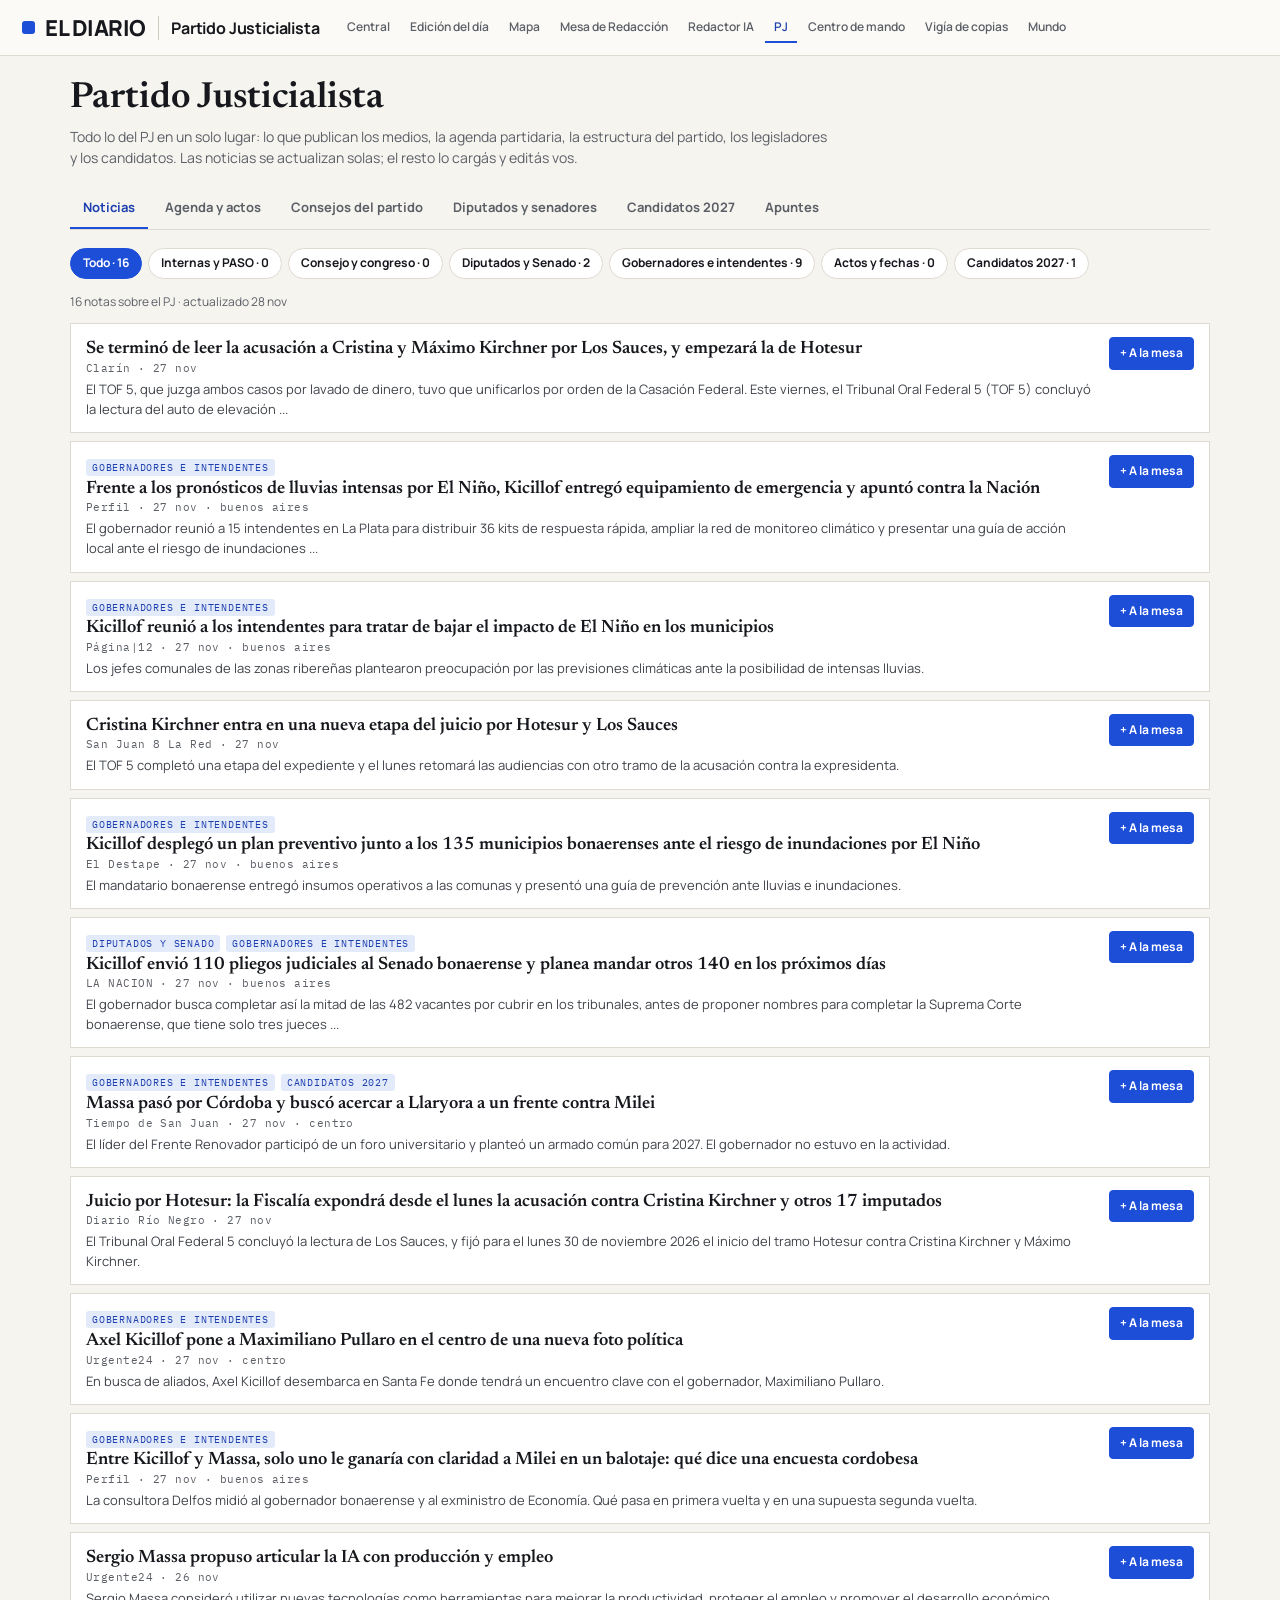
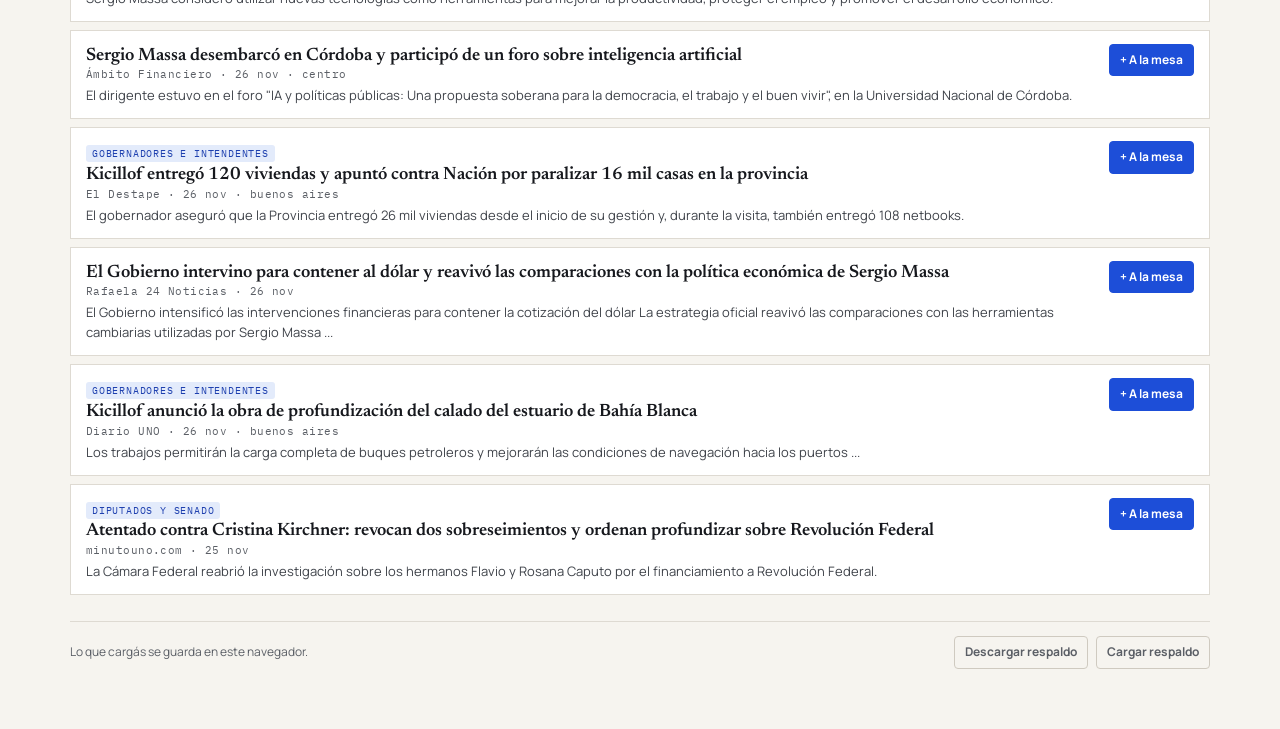
<file: pj.html>
<!doctype html>
<html lang="es">
<head>
<meta charset="utf-8">
<meta name="viewport" content="width=device-width,initial-scale=1">
<meta name="theme-color" content="#F6F4EF">
<title>Partido Justicialista · Central de noticias</title>
<meta name="robots" content="noindex">
<link rel="manifest" href="/manifest.webmanifest"><link rel="icon" href="/iconos/icon-192.png">
<style>
:root{--papel:#F6F4EF;--barra:#FBFAF7;--tinta:#16181D;--tinta-2:#3F434A;--tinta-3:#5B5F66;--linea:#DEDAD2;--azul:#1D4ED8;--azul-tinta:#1E40AF;--azul-suave:#E3EBFB}
*{box-sizing:border-box}
body{margin:0;background:var(--papel);color:var(--tinta);font:14px/1.55 "Manrope",system-ui,sans-serif}
button,input,select,textarea{font:inherit;color:inherit}
header.cab{background:var(--barra);border-bottom:1px solid var(--linea);padding:12px 22px;display:flex;flex-wrap:wrap;align-items:center;gap:10px 18px;position:sticky;top:0;z-index:5}
main{max-width:1180px;margin:0 auto;padding:24px 20px 60px}
.tit h1{font:600 36px/1.1 "Newsreader",Georgia,serif;margin:0 0 6px}
.tit p{color:var(--tinta-3);margin:0 0 18px;max-width:760px}
.solapas{display:flex;gap:4px;border-bottom:1px solid var(--linea);margin-bottom:18px;overflow:auto}
.solapas button{background:none;border:0;border-bottom:2px solid transparent;padding:10px 13px;font-weight:700;font-size:13px;color:var(--tinta-3);cursor:pointer;white-space:nowrap}
.solapas button[aria-selected="true"]{color:var(--azul-tinta);border-bottom-color:var(--azul)}
.panel[hidden]{display:none}
.filtros{display:flex;flex-wrap:wrap;gap:6px;margin-bottom:14px}
.filtros button{background:#fff;border:1px solid var(--linea);border-radius:16px;padding:5px 12px;font-size:12px;font-weight:700;cursor:pointer}
.filtros button[aria-pressed="true"]{background:var(--azul);border-color:var(--azul);color:#fff}
.nota{background:#fff;border:1px solid var(--linea);padding:13px 15px;margin-bottom:8px;display:grid;grid-template-columns:1fr auto;gap:6px 14px;align-items:start}
.nota a.t{font:600 18px/1.25 "Newsreader",Georgia,serif;color:var(--tinta);text-decoration:none}
.nota a.t:hover{color:var(--azul-tinta)}
.nota .m{font:11px "IBM Plex Mono",monospace;color:var(--tinta-3);letter-spacing:.04em}
.nota p{margin:4px 0 0;color:var(--tinta-2);font-size:13px}
.nota .sub{display:inline-block;font:10px "IBM Plex Mono",monospace;text-transform:uppercase;letter-spacing:.08em;color:var(--azul-tinta);background:var(--azul-suave);padding:2px 6px;border-radius:3px;margin-right:6px}
.btn{border:1px solid #CFCAC0;background:var(--papel);border-radius:4px;padding:6px 10px;font-size:12px;font-weight:700;cursor:pointer;white-space:nowrap}
.btn.az{background:var(--azul);border-color:var(--azul);color:#fff}
.btn.chico{padding:3px 8px;font-size:11px}
.vacio{color:var(--tinta-3);padding:30px 0;text-align:center}
.grilla{display:grid;grid-template-columns:repeat(auto-fill,minmax(250px,1fr));gap:10px}
.ficha{background:#fff;border:1px solid var(--linea);padding:12px 14px}
.ficha h3{font:600 16px "Newsreader",Georgia,serif;margin:0 0 8px}
.ficha label{display:block;font:10px "IBM Plex Mono",monospace;text-transform:uppercase;letter-spacing:.08em;color:var(--tinta-3);margin:8px 0 3px}
.ficha input,.ficha textarea,.ficha select,.fila input,.fila select,.fila textarea{width:100%;border:1px solid #E1DDD5;background:var(--barra);border-radius:3px;padding:7px 8px}
.ficha textarea{min-height:54px;resize:vertical}
table{width:100%;border-collapse:collapse;background:#fff;border:1px solid var(--linea)}
th{font:10px "IBM Plex Mono",monospace;text-transform:uppercase;letter-spacing:.08em;color:var(--tinta-3);text-align:left;padding:9px 10px;border-bottom:1px solid var(--linea);background:var(--barra)}
td{padding:6px 8px;border-bottom:1px solid #EEEBE4;vertical-align:top}
td input,td select,td textarea{width:100%;border:1px solid transparent;background:transparent;padding:6px;border-radius:3px}
td input:focus,td select:focus,td textarea:focus{border-color:#CFCAC0;background:var(--barra);outline:none}
td textarea{min-height:34px;resize:vertical}
.fijo td{color:var(--tinta-2)}
.fijo .marca{font:10px "IBM Plex Mono",monospace;color:var(--azul-tinta)}
.barra{display:flex;flex-wrap:wrap;gap:8px;justify-content:space-between;align-items:center;margin:0 0 12px}
.barra h2{font:600 22px "Newsreader",Georgia,serif;margin:0}
.ayuda{font-size:12px;color:var(--tinta-3);margin:0 0 12px}
.pie{margin-top:26px;padding-top:14px;border-top:1px solid var(--linea);display:flex;flex-wrap:wrap;gap:8px;align-items:center;font-size:12px;color:var(--tinta-3)}
.pie .esp{flex:1}
.toast{position:fixed;left:50%;bottom:24px;transform:translateX(-50%);background:var(--tinta);color:#fff;padding:9px 14px;border-radius:6px;font-size:13px;display:none;z-index:9}
@media(max-width:640px){.nota{grid-template-columns:1fr}.tit h1{font-size:28px}table{display:block;overflow:auto}}
</style>
<link rel="stylesheet" href="marca.css">
</head>
<body>
<header class="cab">
  <a class="marca-logo" href="index.html#central"><span class="marca-cuad" aria-hidden="true"></span>EL DIARIO<span class="marca-sep" aria-hidden="true"></span><span class="marca-nombre">Partido Justicialista</span></a>
  <nav class="marca-nav" aria-label="Pantallas de la Central"><a href="index.html#central">Central</a><a href="index.html#edicion">Edición del día</a><a href="index.html#mapa">Mapa</a><a href="mesa-redaccion-operativa.html">Mesa de Redacción</a><a href="redactor.html">Redactor IA</a><a href="pj.html" aria-current="page">PJ</a><a href="centro-mando.html">Centro de mando</a><a href="vigia.html">Vigía de copias</a><a href="mundo.html">Mundo</a></nav>
</header>

<main>
  <div class="tit">
    <h1>Partido Justicialista</h1>
    <p>Todo lo del PJ en un solo lugar: lo que publican los medios, la agenda partidaria, la estructura del partido, los legisladores y los candidatos. Las noticias se actualizan solas; el resto lo cargás y editás vos.</p>
  </div>

  <div class="solapas" role="tablist">
    <button role="tab" data-p="noticias" aria-selected="true">Noticias</button>
    <button role="tab" data-p="agenda" aria-selected="false">Agenda y actos</button>
    <button role="tab" data-p="estructura" aria-selected="false">Consejos del partido</button>
    <button role="tab" data-p="congreso" aria-selected="false">Diputados y senadores</button>
    <button role="tab" data-p="candidatos" aria-selected="false">Candidatos 2027</button>
    <button role="tab" data-p="apuntes" aria-selected="false">Apuntes</button>
  </div>

  <!-- NOTICIAS -->
  <section class="panel" id="p-noticias">
    <div class="filtros" id="filtros"></div>
    <p class="ayuda" id="n-estado">Cargando noticias…</p>
    <div id="n-lista"></div>
  </section>

  <!-- AGENDA -->
  <section class="panel" id="p-agenda" hidden>
    <div class="barra"><h2>Agenda y actos</h2><button class="btn az" data-agregar="agenda">+ Agregar acto o fecha</button></div>
    <p class="ayuda">Congresos partidarios, actos, plenarios, cierres de listas, PASO. Las fechas históricas del peronismo ya están cargadas.</p>
    <table><thead><tr><th style="width:130px">Fecha</th><th>Qué</th><th style="width:170px">Dónde</th><th>Notas</th><th style="width:40px"></th></tr></thead><tbody id="t-agenda"></tbody></table>
  </section>

  <!-- ESTRUCTURA -->
  <section class="panel" id="p-estructura" hidden>
    <div class="barra"><h2>Consejo Nacional</h2><button class="btn az" data-agregar="consejo">+ Agregar cargo</button></div>
    <table><thead><tr><th style="width:220px">Cargo</th><th>Nombre</th><th style="width:170px">Provincia</th><th>Notas</th><th style="width:40px"></th></tr></thead><tbody id="t-consejo"></tbody></table>
    <div class="barra" style="margin-top:26px"><h2>Consejos provinciales</h2></div>
    <p class="ayuda">Uno por distrito. Cargá quién lo preside, si hay intervención, internas o elecciones partidarias.</p>
    <div class="grilla" id="g-provincias"></div>
  </section>

  <!-- CONGRESO -->
  <section class="panel" id="p-congreso" hidden>
    <div class="grilla" id="g-bloques"></div>
    <div class="barra" style="margin-top:26px"><h2>Legisladores a seguir</h2><button class="btn az" data-agregar="legisladores">+ Agregar legislador</button></div>
    <table><thead><tr><th>Nombre</th><th style="width:120px">Cámara</th><th style="width:160px">Provincia</th><th style="width:160px">Bloque</th><th>Qué seguir</th><th style="width:40px"></th></tr></thead><tbody id="t-legisladores"></tbody></table>
  </section>

  <!-- CANDIDATOS -->
  <section class="panel" id="p-candidatos" hidden>
    <div class="barra"><h2>Candidatos a presidente</h2><button class="btn az" data-agregar="candidatos">+ Agregar candidato</button></div>
    <p class="ayuda">Quiénes suenan, quiénes se lanzaron y quiénes se bajaron. Tocá "Noticias" en cada fila para ver lo último que se publicó sobre esa persona.</p>
    <table><thead><tr><th>Nombre</th><th style="width:170px">Cargo actual</th><th style="width:150px">Provincia</th><th style="width:150px">Estado</th><th>Notas</th><th style="width:90px"></th></tr></thead><tbody id="t-candidatos"></tbody></table>
  </section>

  <!-- APUNTES -->
  <section class="panel" id="p-apuntes" hidden>
    <div class="barra"><h2>Apuntes y seguimiento</h2><button class="btn az" data-agregar="apuntes">+ Agregar apunte</button></div>
    <p class="ayuda">Ideas de notas, datos sueltos, contactos, cosas para chequear.</p>
    <table><thead><tr><th style="width:130px">Fecha</th><th>Apunte</th><th style="width:150px">Estado</th><th style="width:40px"></th></tr></thead><tbody id="t-apuntes"></tbody></table>
  </section>

  <div class="pie">
    <span id="guardado">Lo que cargás se guarda en este navegador.</span><span class="esp"></span>
    <button class="btn" id="exportar">Descargar respaldo</button>
    <label class="btn" style="cursor:pointer">Cargar respaldo<input type="file" id="importar" accept="application/json" hidden></label>
  </div>
</main>
<div class="toast" id="toast"></div>

<script>
(function(){
var $=function(id){return document.getElementById(id)};
var CLAVE='df_pj_gestor', MESA='df_newsroom_v2';
function esc(t){var d=document.createElement('div');d.textContent=t==null?'':String(t);return d.innerHTML}
function toast(t){var e=$('toast');e.textContent=t;e.style.display='block';clearTimeout(toast.t);toast.t=setTimeout(function(){e.style.display='none'},2400)}
function uid(){return Date.now().toString(36)+Math.random().toString(36).slice(2,6)}

var PROVINCIAS=['Buenos Aires','Ciudad de Buenos Aires','Catamarca','Chaco','Chubut','Córdoba','Corrientes','Entre Ríos','Formosa','Jujuy','La Pampa','La Rioja','Mendoza','Misiones','Neuquén','Río Negro','Salta','San Juan','San Luis','Santa Cruz','Santa Fe','Santiago del Estero','Tierra del Fuego','Tucumán'];
var FIJAS=[['05-07','Natalicio de Eva Perón (1919)'],['07-01','Fallecimiento de Juan Domingo Perón (1974)'],['07-26','Fallecimiento de Eva Perón (1952)'],['10-08','Natalicio de Juan Domingo Perón (1895)'],['10-17','Día de la Lealtad Peronista (1945)'],['11-17','Día de la Militancia (regreso de Perón, 1972)']];
var ESTADOS_CAND=['Suena','Se lanzó','En duda','Se bajó'];
var ESTADOS_AP=['Pendiente','En curso','Hecho'];

var G={agenda:[],consejo:[],provincias:{},bloques:{diputados:{},senado:{}},legisladores:[],candidatos:[],apuntes:[]};
try{var x=JSON.parse(localStorage.getItem(CLAVE)||'null');if(x)G=Object.assign(G,x)}catch(e){}
if(!G.consejo.length)G.consejo=['Presidente','Vicepresidente 1°','Vicepresidente 2°','Secretario general'].map(function(c){return {id:uid(),cargo:c,nombre:'',provincia:'',notas:''}});
function guardar(){try{localStorage.setItem(CLAVE,JSON.stringify(G));$('guardado').textContent='Guardado en este navegador · '+new Date().toLocaleTimeString('es-AR',{hour:'2-digit',minute:'2-digit'})}catch(e){toast('No se pudo guardar')}}

// ---------- Solapas ----------
document.querySelectorAll('.solapas button').forEach(function(b){b.onclick=function(){
  document.querySelectorAll('.solapas button').forEach(function(o){o.setAttribute('aria-selected',o===b)});
  document.querySelectorAll('.panel').forEach(function(p){p.hidden=p.id!=='p-'+b.dataset.p});
  history.replaceState(null,'','#'+b.dataset.p);
}});
var h=location.hash.slice(1);if(h){var bt=document.querySelector('.solapas [data-p="'+h+'"]');if(bt)bt.click()}

// ---------- Noticias del eje PJ ----------
var SUB=[
  ['Internas y PASO',/\b(PASO|primarias|interna|internas|listas|candidatur|precandidat|boleta)\b/i],
  ['Consejo y congreso',/\b(consejo|congreso del PJ|congreso partidario|plenario|conducci[oó]n|presidencia del PJ|autoridades|intervenci[oó]n)\b/i],
  ['Diputados y Senado',/\b(diputad|senador|senadora|bloque|C[aá]mara|Senado|sesi[oó]n|legislador)/i],
  ['Gobernadores e intendentes',/\b(gobernador|gobernadora|intendente|intendenta|Kicillof|Quintela|Jaldo|Zamora|Insfr[aá]n|Ziliotto|Sadir)\b/i],
  ['Actos y fechas',/\b(acto|marcha|movilizaci|Lealtad|17 de octubre|Evita|Per[oó]n|militancia|aniversario|homenaje)\b/i],
  ['Candidatos 2027',/\b(2027|candidat|presidencial|presidente de la Naci[oó]n)\b/i]
];
var NOTAS=[], filtro='';
function subtemas(n){var t=(n.titulo||'')+' '+(n.resumen||'');return SUB.filter(function(s){return s[1].test(t)}).map(function(s){return s[0]})}
function pintarFiltros(){
  $('filtros').innerHTML=['Todo'].concat(SUB.map(function(s){return s[0]})).map(function(f){
    var v=f==='Todo'?'':f;var c=v?NOTAS.filter(function(n){return n._sub.indexOf(v)>=0}).length:NOTAS.length;
    return '<button type="button" data-f="'+esc(v)+'" aria-pressed="'+(filtro===v)+'">'+esc(f)+' · '+c+'</button>'}).join('');
}
function hace(iso){var m=(Date.now()-new Date(iso))/6e4;if(!(m>=0))return '';if(m<60)return 'hace '+Math.round(m)+' min';if(m<1440)return 'hace '+Math.round(m/60)+' h';return new Date(iso).toLocaleDateString('es-AR',{day:'numeric',month:'short'})}
function pintarNotas(){
  var L=NOTAS.filter(function(n){return !filtro||n._sub.indexOf(filtro)>=0});
  $('n-lista').innerHTML=L.length?L.map(function(n,i){return '<article class="nota"><div>'+
    (n._sub.length?n._sub.map(function(s){return '<span class="sub">'+esc(s)+'</span>'}).join(''):'')+
    '<div><a class="t" href="'+esc(n.url)+'" target="_blank" rel="noopener">'+esc(n.titulo)+'</a></div>'+
    '<div class="m">'+esc(n.medio||'')+' · '+hace(n.fecha)+(n.region?' · '+esc(n.region.replace(/-/g,' ')):'')+'</div>'+
    (n.resumen?'<p>'+esc(n.resumen)+'</p>':'')+'</div>'+
    '<div><button class="btn az" data-mesa="'+NOTAS.indexOf(n)+'">+ A la mesa</button></div></article>'}).join(''):'<div class="vacio">No hay notas para este filtro.</div>';
}
var ESTADO='';
$('filtros').addEventListener('click',function(e){var b=e.target.closest('[data-f]');if(!b)return;filtro=b.dataset.f;if(ESTADO)$('n-estado').textContent=ESTADO;pintarFiltros();pintarNotas()});
$('n-lista').addEventListener('click',function(e){
  var b=e.target.closest('[data-mesa]');if(!b)return;var n=NOTAS[+b.dataset.mesa];
  var db=null;try{db=JSON.parse(localStorage.getItem(MESA)||'null')}catch(err){}
  if(!db||!Array.isArray(db.notes))db={notes:[],assets:[]};if(!Array.isArray(db.assets))db.assets=[];
  if(db.notes.some(function(x){return x.sourceUrl===n.url})){toast('Esa nota ya está en la mesa');return}
  var ahora=new Date().toISOString();
  db.notes.unshift({id:'DF-'+Date.now().toString(36).toUpperCase()+'-'+Math.random().toString(36).slice(2,6).toUpperCase(),title:n.titulo,summary:n.resumen||'',volanta:'Partido Justicialista',body:'<p>'+esc(n.resumen||'')+'</p><p><em>Material de '+esc(n.medio||'otro medio')+': reescribir con fuentes propias antes de publicar.</em></p>',section:'Política',author:'Emilio Lahitte',status:'En edición',assignee:'',due:'',image:n.imagen||'',caption:'',tags:['PJ'],sources:[{medio:n.medio||'',titulo:n.titulo,url:n.url,fecha:n.fecha}],sourceUrl:n.url,versions:[],created:ahora,updated:ahora,updatedBy:'Sector PJ',localEdited:true});
  try{localStorage.setItem(MESA,JSON.stringify(db));toast('Nota sumada a la Mesa de Redacción')}catch(err){toast('No hay lugar en la Mesa. Exportá un respaldo allá.')}
});
fetch('datos/noticias.json',{cache:'no-store'}).then(function(r){if(!r.ok)throw 0;return r.json()}).then(function(d){
  var e=(d.ejes||{}).pj||{};NOTAS=(e.notas||[]).slice().sort(function(a,b){return new Date(b.fecha)-new Date(a.fecha)});
  NOTAS.forEach(function(n){n._sub=subtemas(n)});
  ESTADO=NOTAS.length?NOTAS.length+' notas sobre el PJ · actualizado '+hace(d.generado):'Todavía no hay notas del PJ en la última recolección.';$('n-estado').textContent=ESTADO;
  pintarFiltros();pintarNotas();
}).catch(function(){$('n-estado').textContent='No se pudieron leer las noticias. Probá recargar.'});

// ---------- Tablas editables ----------
var COLS={
  agenda:[['fecha','date'],['que','text'],['donde','text'],['notas','area']],
  consejo:[['cargo','text'],['nombre','text'],['provincia','prov'],['notas','area']],
  legisladores:[['nombre','text'],['camara','sel:Diputados|Senado'],['provincia','prov'],['bloque','text'],['seguir','area']],
  candidatos:[['nombre','text'],['cargo','text'],['provincia','prov'],['estado','sel:'+ESTADOS_CAND.join('|')],['notas','area']],
  apuntes:[['fecha','date'],['texto','area'],['estado','sel:'+ESTADOS_AP.join('|')]]
};
function campo(tipo,v,lista,i,k){
  var a=' data-l="'+lista+'" data-i="'+i+'" data-k="'+k+'"';
  if(tipo==='area')return '<textarea'+a+' rows="1">'+esc(v)+'</textarea>';
  if(tipo==='prov'||tipo.indexOf('sel:')===0){var ops=tipo==='prov'?PROVINCIAS:tipo.slice(4).split('|');return '<select'+a+'><option value="">—</option>'+ops.map(function(o){return '<option'+(o===v?' selected':'')+'>'+esc(o)+'</option>'}).join('')+'</select>'}
  return '<input'+a+' type="'+tipo+'" value="'+esc(v)+'">';
}
function tabla(lista){
  var filas=G[lista].map(function(r,i){return '<tr>'+COLS[lista].map(function(c){return '<td>'+campo(c[1],r[c[0]]||'',lista,i,c[0])+'</td>'}).join('')+
    '<td style="white-space:nowrap">'+(lista==='candidatos'?'<button class="btn chico" data-buscar="'+i+'">Noticias</button> ':'')+'<button class="btn chico" title="Borrar" data-borrar="'+lista+'" data-i="'+i+'">✕</button></td></tr>'}).join('');
  if(lista==='agenda'){
    var anio=new Date().getFullYear(),hoy=new Date().toISOString().slice(5,10);
    var fijas=FIJAS.slice().sort(function(a,b){return (a[0]<hoy)-(b[0]<hoy)||a[0].localeCompare(b[0])}).map(function(f){
      var y=f[0]<hoy?anio+1:anio;var fe=new Date(y+'-'+f[0]+'T12:00:00');
      return '<tr class="fijo"><td>'+fe.toLocaleDateString('es-AR',{day:'numeric',month:'long'})+'</td><td>'+esc(f[1])+'</td><td></td><td class="marca">Fecha histórica</td><td></td></tr>'}).join('');
    filas=filas+fijas;
  }
  $('t-'+lista).innerHTML=filas||'<tr><td colspan="6" class="vacio">Todavía no cargaste nada. Tocá "+ Agregar".</td></tr>';
}
function ordenarAgenda(){G.agenda.sort(function(a,b){return (a.fecha||'9').localeCompare(b.fecha||'9')})}
document.addEventListener('input',function(e){var t=e.target,l=t.dataset.l;if(!l)return;G[l][+t.dataset.i][t.dataset.k]=t.value;guardar()});
document.addEventListener('change',function(e){var t=e.target;if(t.dataset.l==='agenda'&&t.dataset.k==='fecha'){ordenarAgenda();tabla('agenda')}});
document.addEventListener('click',function(e){
  var b=e.target.closest('button');if(!b)return;
  if(b.dataset.agregar){var l=b.dataset.agregar,r={id:uid()};if(l==='apuntes')r.fecha=new Date().toISOString().slice(0,10);G[l].unshift(r);guardar();tabla(l);var f=document.querySelector('#t-'+l+' input,#t-'+l+' textarea');if(f)f.focus();return}
  if(b.dataset.borrar){var l2=b.dataset.borrar;if(confirm('¿Borrar esta fila?')){G[l2].splice(+b.dataset.i,1);guardar();tabla(l2)}return}
  if(b.dataset.buscar!=null){var nom=(G.candidatos[+b.dataset.buscar].nombre||'').trim();if(!nom){toast('Primero cargá el nombre');return}
    var ap=nom.split(/\s+/).pop().toLowerCase();var hall=NOTAS.filter(function(n){return ((n.titulo||'')+' '+(n.resumen||'')).toLowerCase().indexOf(ap)>=0});
    document.querySelector('.solapas [data-p="noticias"]').click();filtro='';pintarFiltros();
    $('n-lista').innerHTML=hall.length?'':'<div class="vacio">No hay notas recientes sobre '+esc(nom)+'.</div>';
    if(hall.length)pintarNotasLista(hall);
  }
});
function pintarNotasLista(L){var orig=NOTAS;
  $('n-lista').innerHTML=L.map(function(n){return '<article class="nota"><div><div><a class="t" href="'+esc(n.url)+'" target="_blank" rel="noopener">'+esc(n.titulo)+'</a></div><div class="m">'+esc(n.medio||'')+' · '+hace(n.fecha)+'</div>'+(n.resumen?'<p>'+esc(n.resumen)+'</p>':'')+'</div><div><button class="btn az" data-mesa="'+orig.indexOf(n)+'">+ A la mesa</button></div></article>'}).join('');
  $('n-estado').textContent=L.length+' notas que nombran a esa persona · tocá un filtro para volver';}

// ---------- Provincias y bloques ----------
function pintarProvincias(){
  $('g-provincias').innerHTML=PROVINCIAS.map(function(p){var v=G.provincias[p]||{};
    return '<div class="ficha"><h3>'+esc(p)+'</h3><label>Preside</label><input data-prov="'+esc(p)+'" data-k="preside" value="'+esc(v.preside||'')+'">'+
      '<label>Situación</label><select data-prov="'+esc(p)+'" data-k="situacion">'+['','Normal','Intervenido','En internas','Elecciones partidarias','Acéfalo'].map(function(o){return '<option'+(o===(v.situacion||'')?' selected':'')+'>'+o+'</option>'}).join('')+'</select>'+
      '<label>Notas</label><textarea data-prov="'+esc(p)+'" data-k="notas">'+esc(v.notas||'')+'</textarea></div>'}).join('');
}
function pintarBloques(){
  $('g-bloques').innerHTML=[['diputados','Bloque en Diputados'],['senado','Bloque en el Senado']].map(function(b){var v=G.bloques[b[0]]||{};
    return '<div class="ficha"><h3>'+b[1]+'</h3><label>Nombre del bloque</label><input data-bloque="'+b[0]+'" data-k="nombre" value="'+esc(v.nombre||'')+'">'+
      '<label>Preside el bloque</label><input data-bloque="'+b[0]+'" data-k="preside" value="'+esc(v.preside||'')+'">'+
      '<label>Bancas</label><input data-bloque="'+b[0]+'" data-k="bancas" type="number" min="0" value="'+esc(v.bancas||'')+'">'+
      '<label>Notas</label><textarea data-bloque="'+b[0]+'" data-k="notas">'+esc(v.notas||'')+'</textarea></div>'}).join('');
}
document.addEventListener('input',function(e){var t=e.target;
  if(t.dataset.prov){G.provincias[t.dataset.prov]=G.provincias[t.dataset.prov]||{};G.provincias[t.dataset.prov][t.dataset.k]=t.value;guardar()}
  if(t.dataset.bloque){G.bloques[t.dataset.bloque]=G.bloques[t.dataset.bloque]||{};G.bloques[t.dataset.bloque][t.dataset.k]=t.value;guardar()}
});

// ---------- Respaldo ----------
$('exportar').onclick=function(){var a=document.createElement('a');a.href=URL.createObjectURL(new Blob([JSON.stringify(G,null,2)],{type:'application/json'}));a.download='sector-pj-respaldo.json';a.click()};
$('importar').onchange=function(){var f=this.files[0];if(!f)return;f.text().then(function(t){var x=JSON.parse(t);if(!x||!Array.isArray(x.agenda))throw 0;G=Object.assign(G,x);guardar();todo();toast('Respaldo cargado')}).catch(function(){toast('Ese archivo no es un respaldo del sector PJ')})};

function todo(){ordenarAgenda();['agenda','consejo','legisladores','candidatos','apuntes'].forEach(tabla);pintarProvincias();pintarBloques()}
todo();
})();
</script>
</body>
</html>
</file>
<file: marca.css>
/* Marca común de la Central de noticias (EL DIARIO).
   Lo cargan las pantallas secundarias (Centro de mando, Mesa operativa, Vigía) para que se vean
   igual que la tapa: mismas letras, mismo papel, mismo azul y el mismo logo con menú.
   Solo cambia la apariencia: no toca ningún comportamiento. */
@import url("https://fonts.googleapis.com/css2?family=Newsreader:opsz,wght@6..72,500;6..72,600;6..72,700&family=Manrope:wght@400;500;600;700;800&family=IBM+Plex+Mono:wght@400;500&display=swap");

:root {
  --marca-papel: #F6F4EF;
  --marca-barra: #FBFAF7;
  --marca-tinta: #16181D;
  --marca-tinta-3: #5B5F66;
  --marca-linea: #DEDAD2;
  --marca-azul: #1D4ED8;
  --marca-azul-tinta: #1E40AF;
}

body { background: var(--marca-papel); color: var(--marca-tinta); }

/* Logo: cuadradito azul + EL DIARIO | nombre de la pantalla */
.marca-logo { display: inline-flex; align-items: center; gap: 10px; color: var(--marca-tinta); text-decoration: none;
  font: 800 22px/1 "Manrope", system-ui, sans-serif; letter-spacing: -.02em; white-space: nowrap; }
.marca-cuad { width: 13px; height: 13px; border-radius: 3px; background: var(--marca-azul); flex: none; }
.marca-sep { width: 1px; height: 24px; background: #CFCAC0; margin: 0 2px; flex: none; }
.marca-nombre { font-weight: 700; font-size: 16px; letter-spacing: -.01em; }

/* Menú para saltar entre pantallas */
.marca-nav { display: flex; flex-wrap: wrap; gap: 2px; font: 600 12px "Manrope", system-ui, sans-serif; }
.marca-nav a { color: var(--marca-tinta-3); text-decoration: none; padding: 6px 9px; border-radius: 4px; border-bottom: 2px solid transparent; }
.marca-nav a:hover { color: var(--marca-tinta); background: #EEEBE4; }
.marca-nav a[aria-current="page"] { color: var(--marca-azul-tinta); border-bottom-color: var(--marca-azul); border-radius: 4px 4px 0 0; }

@media (max-width: 720px) {
  .marca-logo { font-size: 18px; }
  .marca-nombre { font-size: 14px; }
}
</file>
